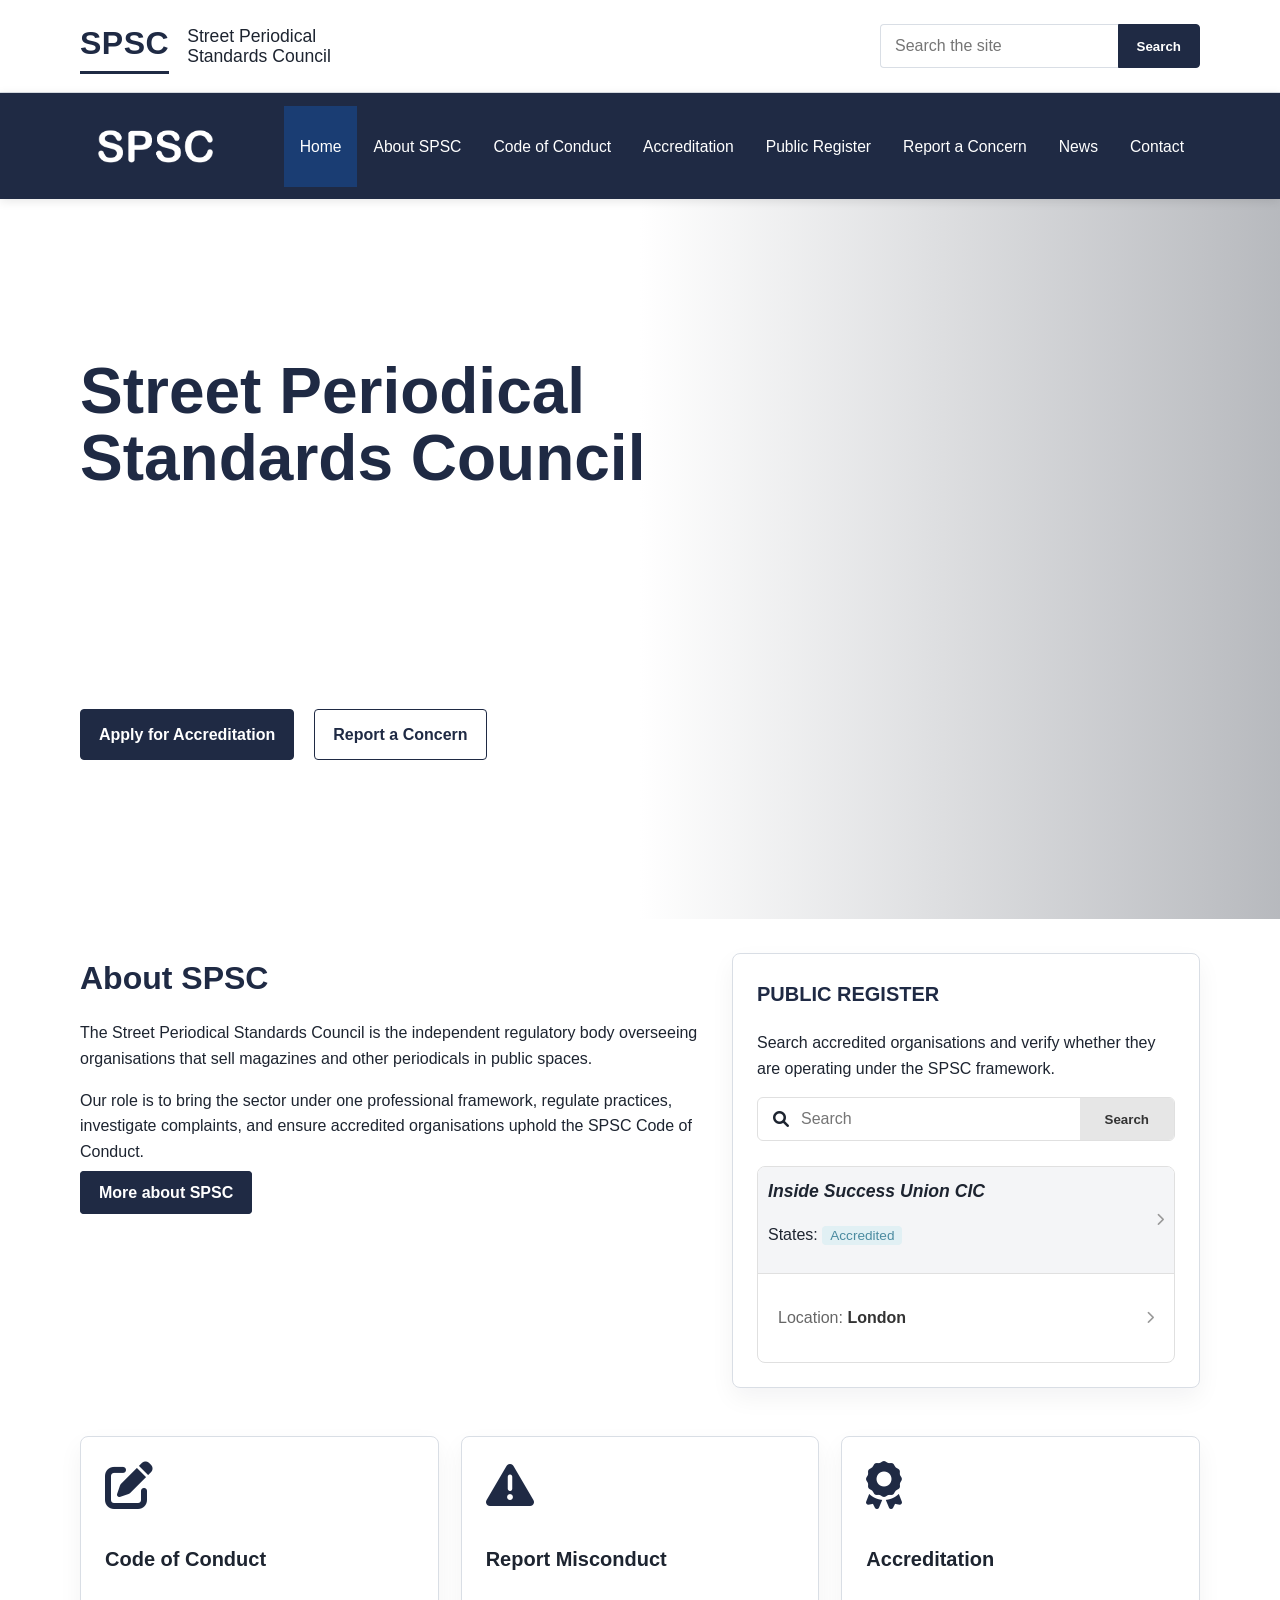
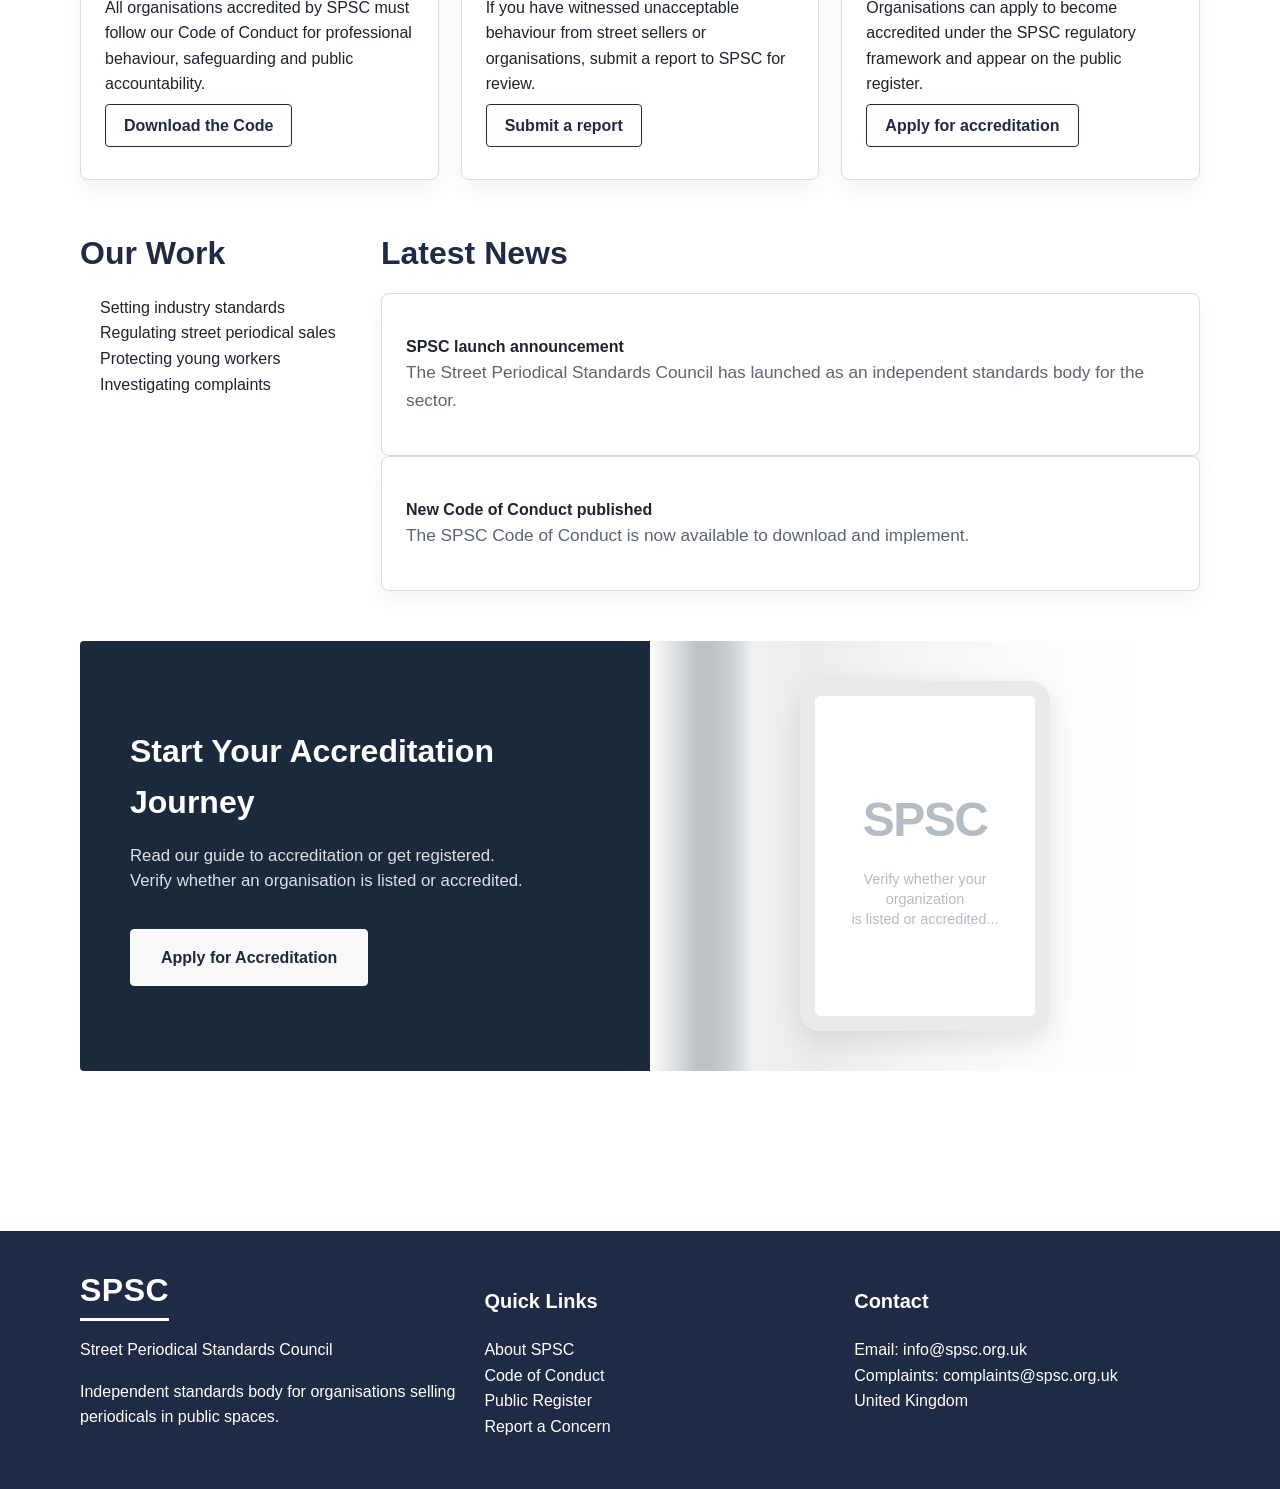
<file: index.html>
<!doctype html>
<html lang="en">
<head>
  <meta charset="utf-8">
  <meta name="viewport" content="width=device-width, initial-scale=1">
  <meta name="description" content="The Street Periodical Standards Council (SPSC) is the independent regulatory body overseeing organisations that sell magazines and other periodicals in public spaces. Our role is to bring the sector under one professional framework, regulate practices, investigate complaints, and ensure accredited organisations uphold the SPSC Code of Conduct.">
  <title>Street Periodical Standards Council (SPSC) | Home</title>
  <link rel="stylesheet" href="styles.css">
  <link rel="stylesheet" href="https://cdnjs.cloudflare.com/ajax/libs/font-awesome/6.0.0/css/all.min.css">
    <link href="https://fonts.googleapis.com/css2?family=Plus+Jakarta+Sans:wght@400;500;600;700&display=swap" rel="stylesheet">
    <link rel="shortcut icon" href="images/SPSC_favicon.png" type="image/x-icon">
</head>
<body>
<header class="topbar">
  <div class="container topbar-inner">
    <div class="brand">
      <div class="brand-mark">SPSC</div>
      <div class="brand-text">Street Periodical<br>Standards Council</div>
    </div>
    <form class="search-form">
      <input type="search" placeholder="Search the site">
      <button type="submit">Search</button>
    </form>
  </div>
</header>

<nav class="nav">
  <div class="container">
    <a href="index.html" class="logo">
      <img src="images/logo-white.png" alt="SPSC Logo">
    </a>

    <ul>
      <li><a href="index.html" class="active">Home</a></li>
      <li><a href="about.html">About SPSC</a></li>
      <li><a href="code-of-conduct.html">Code of Conduct</a></li>
      <li><a href="accreditation.html">Accreditation</a></li>
      <li><a href="public-register.html">Public Register</a></li>
      <li><a href="report-a-concern.html">Report a Concern</a></li>
      <li><a href="news.html">News</a></li>
      <li><a href="contact.html">Contact</a></li>
    </ul>
  </div>
</nav>

<section class="hero home">
  <div class="container">
    <div class="hero-content">
      <h1 class="hero-title">Street Periodical <br> Standards Council</h1>
      <h2 class="hero-subtitle">Regulating the Sale of <br> Periodicals on the Street</h2>
      
      <p class="hero-description">
        Ensuring Professional Standards, Protecting the Public, <br>
        and Supporting Ethical Youth Employment.
      </p>

      <div class="hero-buttons">
        <a href="#" class="btn ghost2">Apply for Accreditation</a>
        <a href="#" class="btn secondary">Report a Concern</a>
      </div>
    </div>
  </div>
</section>
<main>
  <div class="container">
    
<section class="section grid-2">
  <div>
    <h2>About SPSC</h2>
    <p>The Street Periodical Standards Council is the independent regulatory body overseeing organisations that sell magazines and other periodicals in public spaces.</p>
    <p>Our role is to bring the sector under one professional framework, regulate practices, investigate complaints, and ensure accredited organisations uphold the SPSC Code of Conduct.</p>
    <p><a class="btn ghost2" href="about.html">More about SPSC</a></p>
  </div>

  <div class="card">
  <h3 >PUBLIC REGISTER</h3>
  <p >Search accredited organisations and verify whether they are operating under the SPSC framework.</p>
  
  <form class="register-search-wrap">
    <div class="search-input-container">
      <i class="fa fa-search"></i>
      <input type="text" placeholder="Search">
    </div>
    <button type="submit" class="search-button">Search</button>
  </form>

  <div class="organization-result">
    <div class="org-header">
      <div class="org-name-wrap">
        <h4>Inside Success Union CIC</h4>
        <p class="org-status">States: <span class="badge-accredited">Accredited</span></p>
      </div>
      <i class="fa fa-chevron-right"></i>
    </div>
    <div class="org-location">
      <p>Location: <strong>London</strong></p>
      <i class="fa fa-chevron-right"></i>
    </div>
  </div>
</div>

  
</section>
<section class="section grid-3">
  <div class="card2">
    <div class="card-header">
      <i class="fa-solid fa-pen-to-square"></i>
      <h3>Code of Conduct</h3>
    </div>
    
    <p>All organisations accredited by SPSC must follow our Code of Conduct for professional behaviour, safeguarding and public accountability.</p><p><a class="btn secondary" href="code-of-conduct.html">Download the Code</a></p>
  </div>

  <div class="card2">
      <div class="card-header">
        <i class="fa-solid fa-triangle-exclamation"></i>
        <h3>Report Misconduct</h3>
      </div>

      <p>If you have witnessed unacceptable behaviour from street sellers or organisations, submit a report to SPSC for review.</p><p><a class="btn secondary" href="report-a-concern.html">Submit a report</a></p>
    </div>

  <div class="card2">
    <div class="card-header">
      <i class="fa-solid fa-award"></i>
      <h3>Accreditation</h3>
    </div>
    <p>Organisations can apply to become accredited under the SPSC regulatory framework and appear on the public register.</p><p><a class="btn secondary" href="accreditation.html">Apply for accreditation</a></p>
  </div>
</section>

<section class="section grid-4">
  <div>
    <h2>Our Work</h2>
    <ul class="clean">
      <li>Setting industry standards</li>
      <li>Regulating street periodical sales</li>
      <li>Protecting young workers</li>
      <li>Investigating complaints</li>
    </ul>
  </div>
  <div>
    <h2>Latest News</h2>
    <div class="card"><p><strong>SPSC launch announcement</strong><br><span class="lead">The Street Periodical Standards Council has launched as an independent standards body for the sector.</span></p></div>
    <div class="card"><p><strong>New Code of Conduct published</strong><br><span class="lead">The SPSC Code of Conduct is now available to download and implement.</span></p></div>
  </div>
</section>

<div class="container-inner spsc-accreditation-cta">
    <div class="banner-content">
      <h2 class="banner-title">Start Your Accreditation Journey</h2>
      <p class="banner-description">
        Read our guide to accreditation or get registered. <br>
        Verify whether an organisation is listed or accredited.
      </p>
      <a href="accreditation.html" class="btn-accredit">Apply for Accreditation</a>
    </div>

    <div class="banner-mockup">
      <div class="tablet-mockup">
        <div class="mockup-content">
          <h1 class="mockup-logo">SPSC</h1>
          <p class="mockup-text-placeholder">
            Verify whether your organization <br> is listed or accredited...
          </p>
        </div>
      </div>
    </div>
</div>
  </div>
</main>
<footer class="footer">
  <div class="container footer-grid">
    <div>
      <div class="brand-mark" style="color:white;border-color:white;display:inline-block">SPSC</div>
      <p>Street Periodical Standards Council</p>
      <p>Independent standards body for organisations selling periodicals in public spaces.</p>
    </div>
    <div>
      <h3>Quick Links</h3>
      <p><a href="about.html">About SPSC</a><br>
      <a href="code-of-conduct.html">Code of Conduct</a><br>
      <a href="public-register.html">Public Register</a><br>
      <a href="report-a-concern.html">Report a Concern</a></p>
    </div>
    <div>
      <h3>Contact</h3>
      <p>Email: info@spsc.org.uk<br>
      Complaints: complaints@spsc.org.uk<br>
      United Kingdom</p>
    </div>
  </div>
</footer>

<button id="backToTop" class="back-to-top" aria-label="Back to top">
  <svg width="24" height="24" viewBox="0 0 24 24" fill="none" stroke="currentColor" stroke-width="2.5" stroke-linecap="round" stroke-linejoin="round">
    <polyline points="18 15 12 9 6 15"></polyline>
  </svg>
</button>
<script src="script.js"></script>

</body>
</html>
</file>
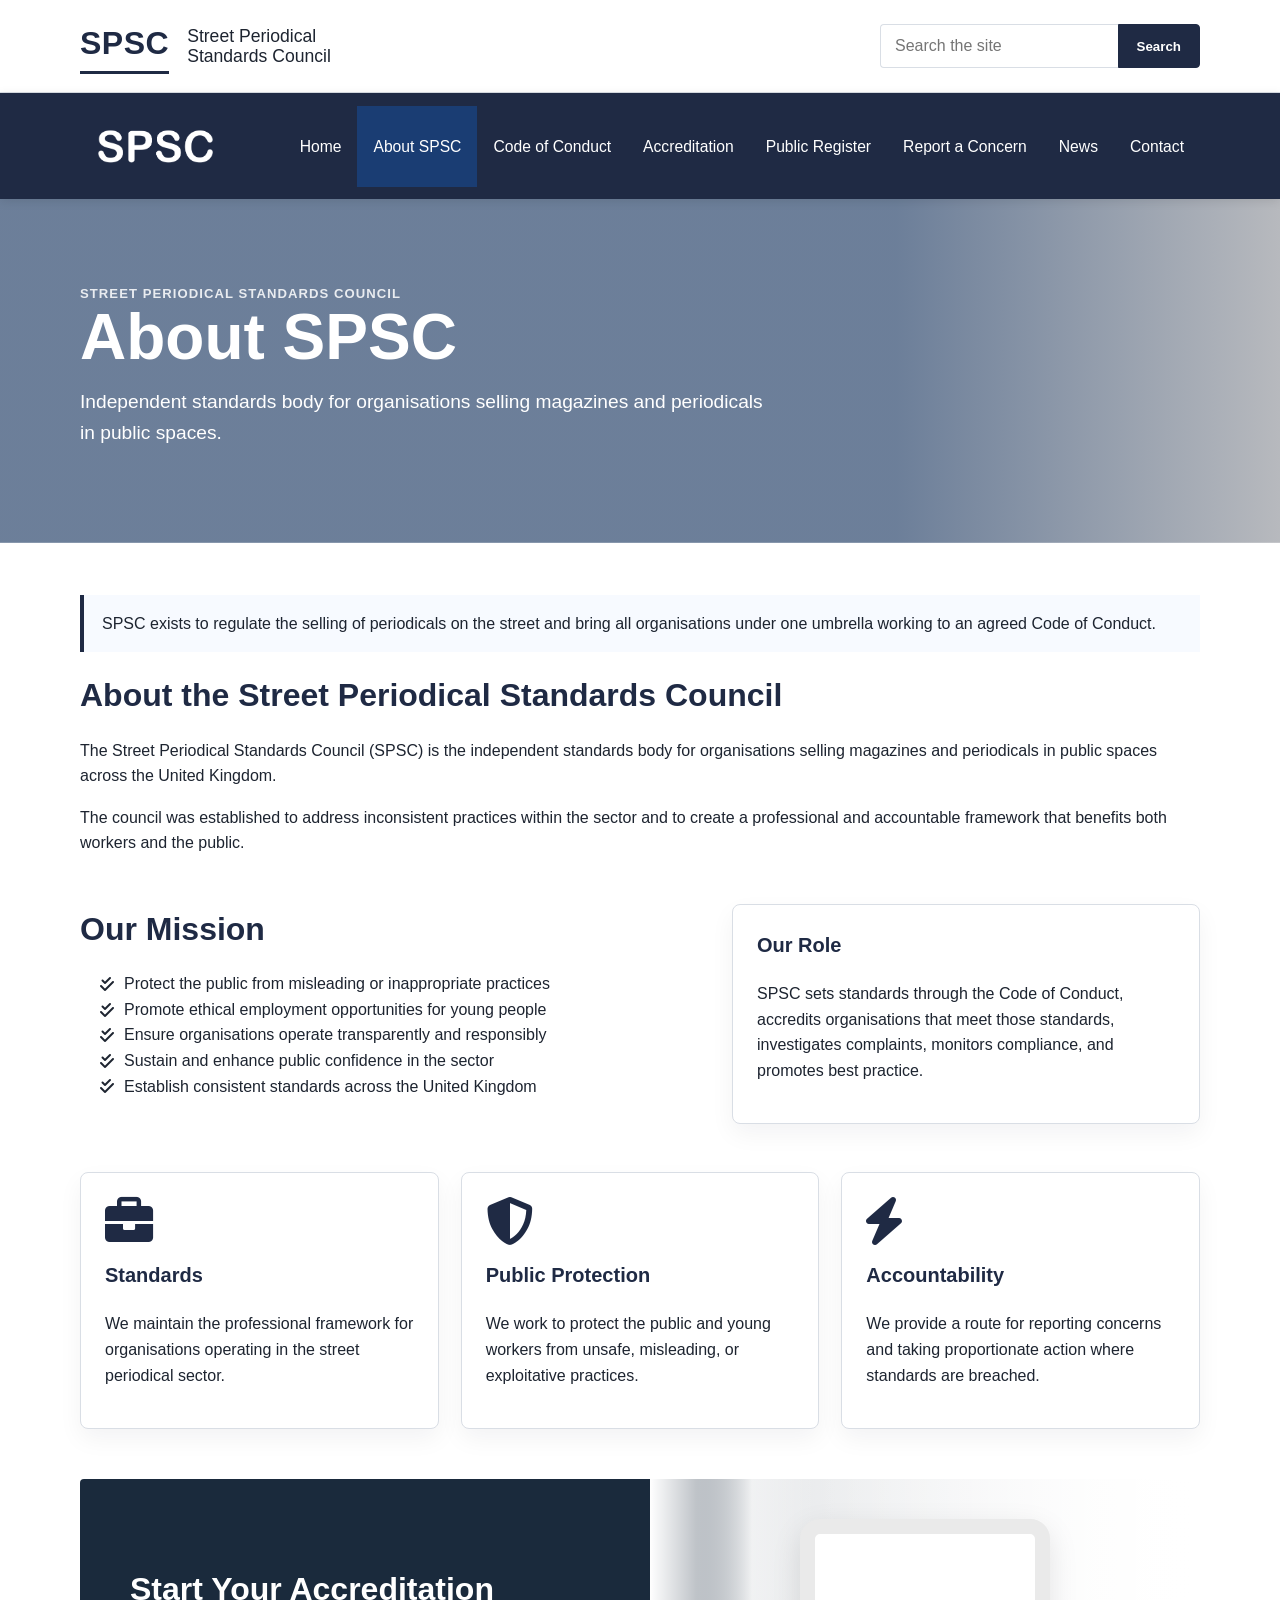
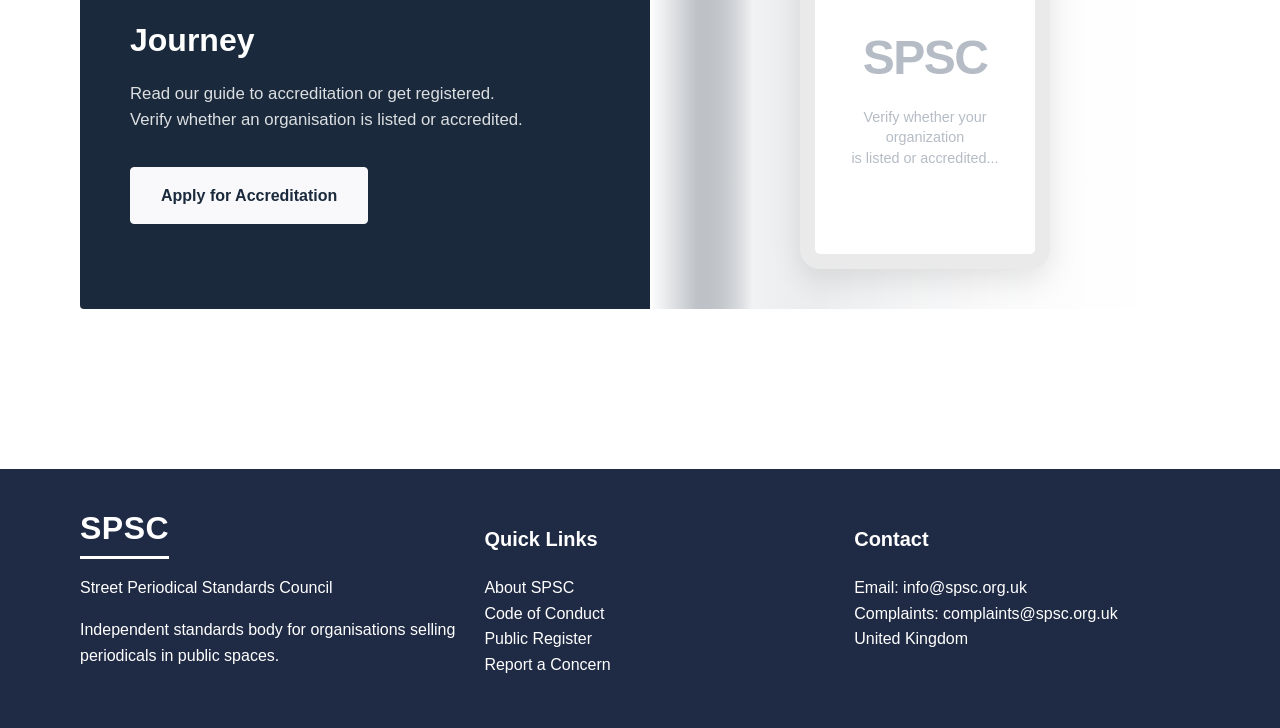
<file: about.html>
<!doctype html>
<html lang="en">
<head>
  <meta charset="utf-8">
  <meta name="viewport" content="width=device-width, initial-scale=1">
  <meta name="description" content="The Street Periodical Standards Council (SPSC) is the independent regulatory body overseeing organisations that sell magazines and other periodicals in public spaces. Our role is to bring the sector under one professional framework, regulate practices, investigate complaints, and ensure accredited organisations uphold the SPSC Code of Conduct.">
  <title>Street Periodical Standards Council (SPSC) | About</title>
  <link rel="stylesheet" href="styles.css">
  <link rel="stylesheet" href="https://cdnjs.cloudflare.com/ajax/libs/font-awesome/6.0.0/css/all.min.css">
    <link href="https://fonts.googleapis.com/css2?family=Plus+Jakarta+Sans:wght@400;500;600;700&display=swap" rel="stylesheet">
    <link rel="shortcut icon" href="images/SPSC_favicon.png" type="image/x-icon">
</head>
<body>
<header class="topbar">
  <div class="container topbar-inner">
    <div class="brand">
      <div class="brand-mark">SPSC</div>
      <div class="brand-text">Street Periodical<br>Standards Council</div>
    </div>
    <form class="search-form">
      <input type="search" placeholder="Search the site">
      <button type="submit">Search</button>
    </form>
  </div>
</header>

<nav class="nav">
  <div class="container">
    <a href="index.html" class="logo">
      <img src="images/logo-white.png" alt="SPSC Logo">
    </a>

    <ul>
      <li><a href="index.html">Home</a></li>
      <li><a href="about.html" class="active">About SPSC</a></li>
      <li><a href="code-of-conduct.html">Code of Conduct</a></li>
      <li><a href="accreditation.html">Accreditation</a></li>
      <li><a href="public-register.html">Public Register</a></li>
      <li><a href="report-a-concern.html">Report a Concern</a></li>
      <li><a href="news.html">News</a></li>
      <li><a href="contact.html">Contact</a></li>
    </ul>
  </div>
</nav>

<section class="hero about">
  <div class="container">
    <div class="kicker">Street Periodical Standards Council</div>
    <h1>About SPSC</h1>
    <p>Independent standards body for organisations selling magazines and periodicals in public spaces.</p>
  </div>
</section>

<main>
  <div class="container">
    
<section class="section">
  <div class="notice">SPSC exists to regulate the selling of periodicals on the street and bring all organisations under one umbrella working to an agreed Code of Conduct.</div>
  <h2>About the Street Periodical Standards Council</h2>
  <p>The Street Periodical Standards Council (SPSC) is the independent standards body for organisations selling magazines and periodicals in public spaces across the United Kingdom.</p>
  <p>The council was established to address inconsistent practices within the sector and to create a professional and accountable framework that benefits both workers and the public.</p>
</section>
<section class="section grid-2">
  <div>
    <h2>Our Mission</h2>
    <ul class="clean">
      <div class="clean-item">
        <i class="fa-solid fa-check-double"></i>
        <li>Protect the public from misleading or inappropriate practices</li>
      </div>
      <div class="clean-item">
        <i class="fa-solid fa-check-double"></i>
        <li>Promote ethical employment opportunities for young people</li>
      </div>
      <div class="clean-item">
        <i class="fa-solid fa-check-double"></i>
        <li>Ensure organisations operate transparently and responsibly</li>
      </div>
      <div class="clean-item">
        <i class="fa-solid fa-check-double"></i>
        <li>Sustain and enhance public confidence in the sector</li>
      </div>
      <div class="clean-item">
        <i class="fa-solid fa-check-double"></i>
        <li>Establish consistent standards across the United Kingdom</li>
      </div>
    </ul>
  </div>
  <div class="card">
    <h3>Our Role</h3>
    <p>SPSC sets standards through the Code of Conduct, accredits organisations that meet those standards, investigates complaints, monitors compliance, and promotes best practice.</p>
  </div>
</section>
<section class="section grid-3">
  <div class="card">
    <div class="card-header">
      <i class="fa-sharp fa-solid fa-briefcase"></i>
      <h3>Standards</h3>
    </div>
    <p>We maintain the professional framework for organisations operating in the street periodical sector.</p>
  </div>

  <div class="card">
    <div class="card-header">
      <i class="fa-solid fa-shield"></i>
      <h3>Public Protection</h3>
    </div>
    <p>We work to protect the public and young workers from unsafe, misleading, or exploitative practices.</p>
  </div>
  
  <div class="card">
    <div class="card-header">
      <i class="fa-solid fa-bolt"></i>
      <h3>Accountability</h3>
    </div>
    <p>We provide a route for reporting concerns and taking proportionate action where standards are breached.</p>
  </div>
</section>

<div class="container-inner spsc-accreditation-cta">
    <div class="banner-content">
      <h2 class="banner-title">Start Your Accreditation Journey</h2>
      <p class="banner-description">
        Read our guide to accreditation or get registered. <br>
        Verify whether an organisation is listed or accredited.
      </p>
      <a href="accreditation.html" class="btn-accredit">Apply for Accreditation</a>
    </div>

    <div class="banner-mockup">
      <div class="tablet-mockup">
        <div class="mockup-content">
          <h1 class="mockup-logo">SPSC</h1>
          <p class="mockup-text-placeholder">
            Verify whether your organization <br> is listed or accredited...
          </p>
        </div>
      </div>
    </div>
</div>
  </div>
</main>
<footer class="footer">
  <div class="container footer-grid">
    <div>
      <div class="brand-mark" style="color:white;border-color:white;display:inline-block">SPSC</div>
      <p>Street Periodical Standards Council</p>
      <p>Independent standards body for organisations selling periodicals in public spaces.</p>
    </div>
    <div>
      <h3>Quick Links</h3>
      <p><a href="about.html">About SPSC</a><br>
      <a href="code-of-conduct.html">Code of Conduct</a><br>
      <a href="public-register.html">Public Register</a><br>
      <a href="report-a-concern.html">Report a Concern</a></p>
    </div>
    <div>
      <h3>Contact</h3>
      <p>Email: info@spsc.org.uk<br>
      Complaints: complaints@spsc.org.uk<br>
      United Kingdom</p>
    </div>
  </div>
</footer>

<button id="backToTop" class="back-to-top" aria-label="Back to top">
  <svg width="24" height="24" viewBox="0 0 24 24" fill="none" stroke="currentColor" stroke-width="2.5" stroke-linecap="round" stroke-linejoin="round">
    <polyline points="18 15 12 9 6 15"></polyline>
  </svg>
</button>
<script src="script.js"></script>
</body>
</html>
</file>
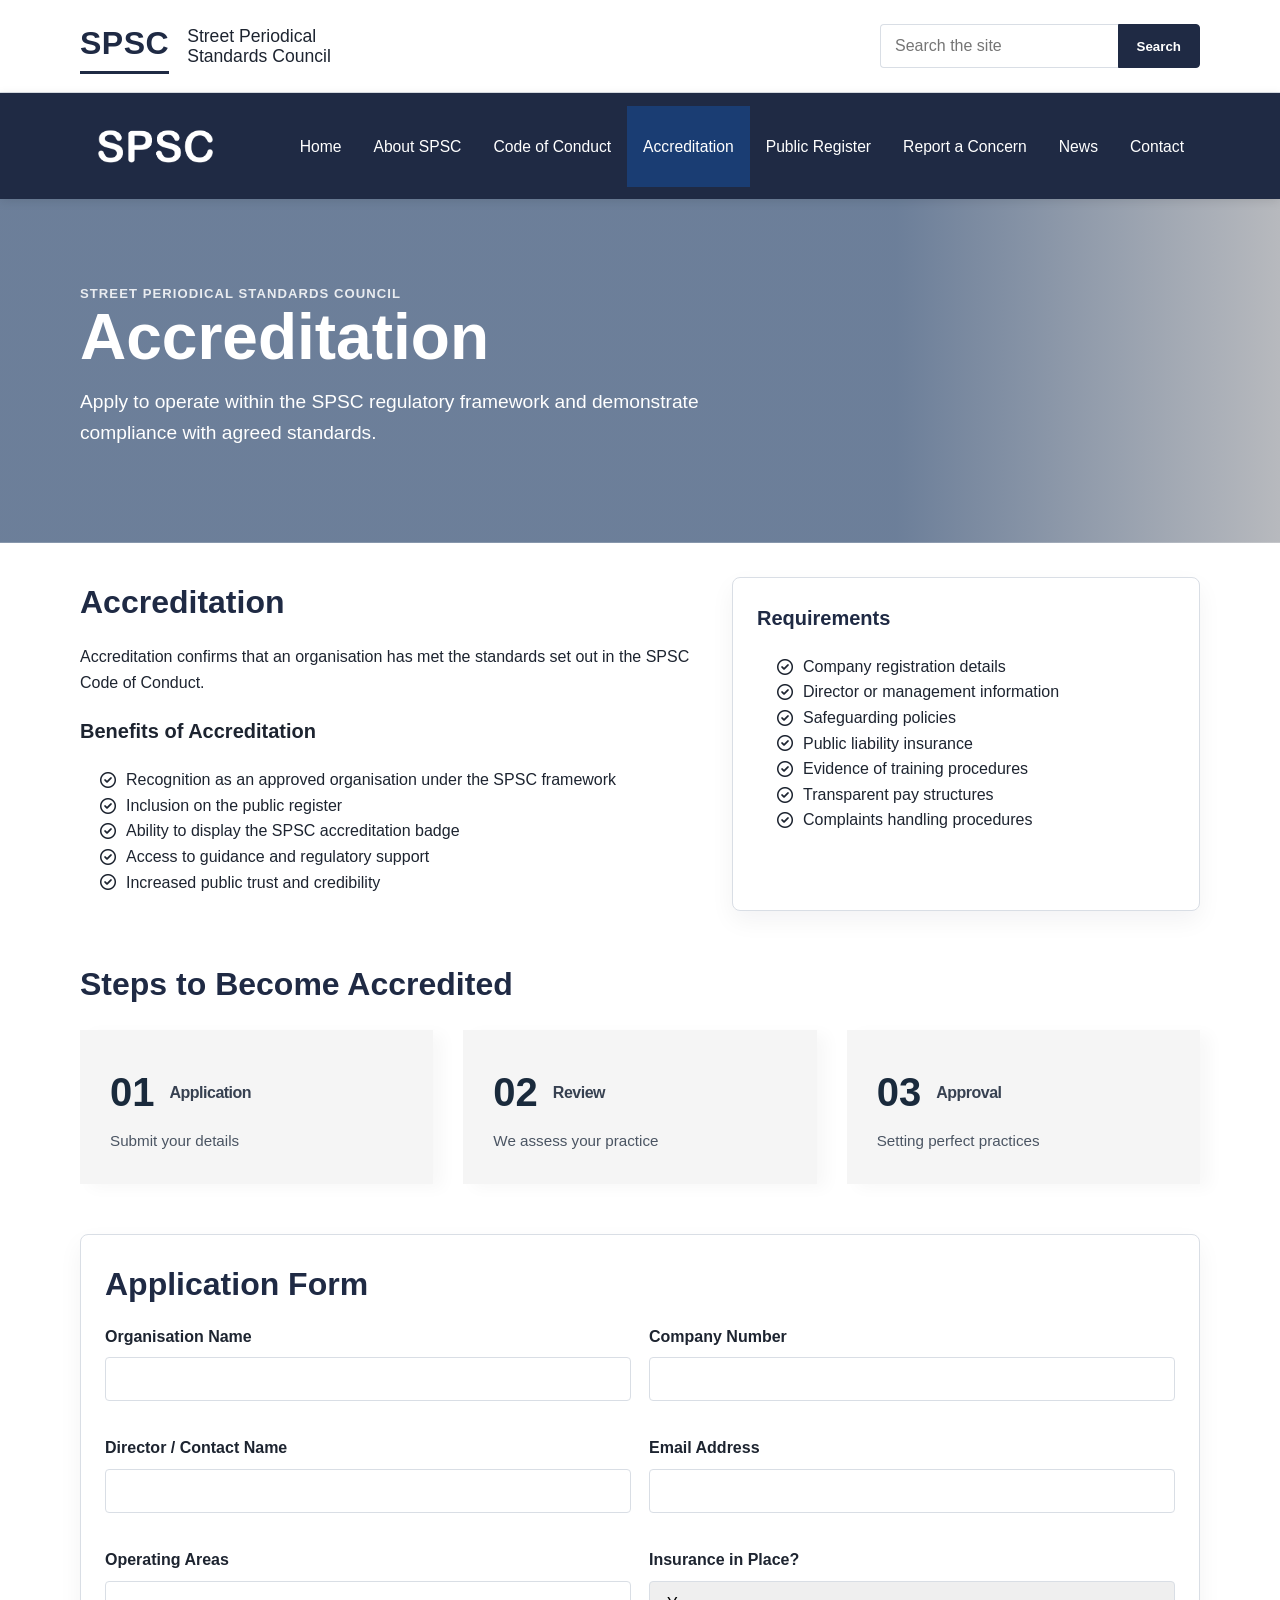
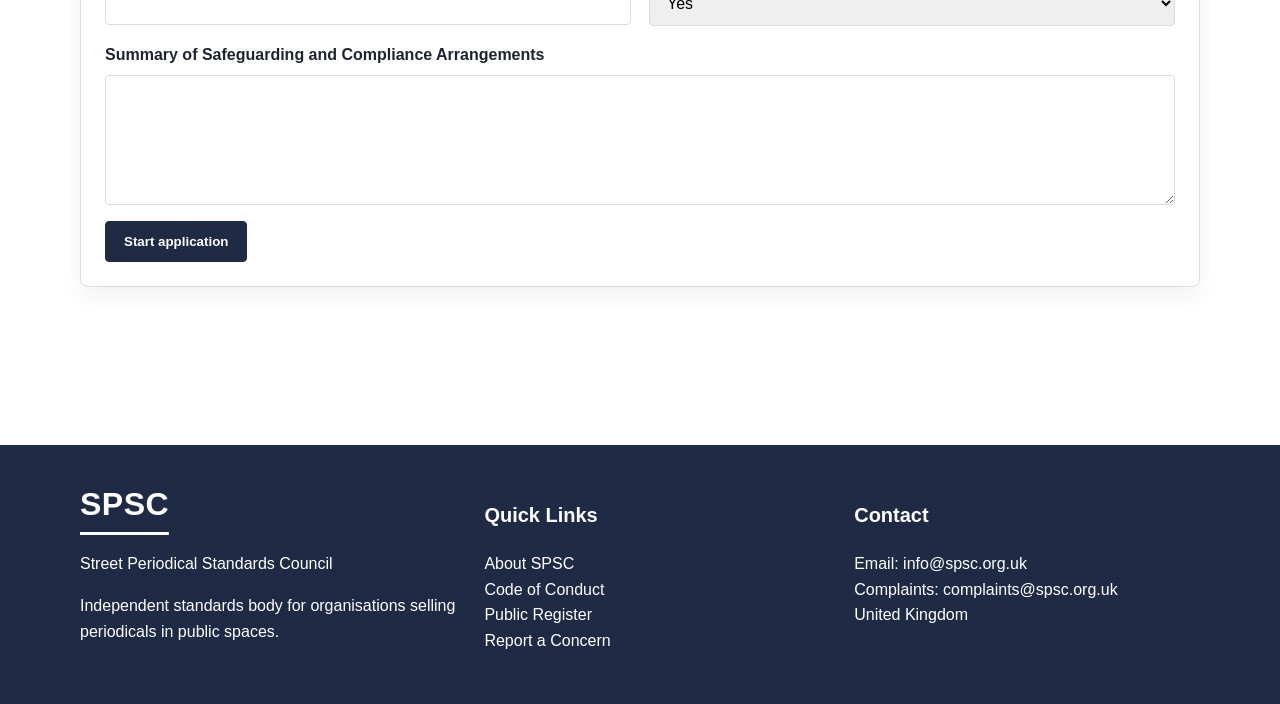
<file: accreditation.html>
<!doctype html>
<html lang="en">
<head>
  <meta charset="utf-8">
  <meta name="viewport" content="width=device-width, initial-scale=1">
  <meta name="description" content="The Street Periodical Standards Council (SPSC) is the independent regulatory body overseeing organisations that sell magazines and other periodicals in public spaces. Our role is to bring the sector under one professional framework, regulate practices, investigate complaints, and ensure accredited organisations uphold the SPSC Code of Conduct.">
  <title>Street Periodical Standards Council (SPSC) | Accreditation</title>
  <link rel="stylesheet" href="styles.css">
  <link rel="stylesheet" href="https://cdnjs.cloudflare.com/ajax/libs/font-awesome/6.0.0/css/all.min.css">
    <link href="https://fonts.googleapis.com/css2?family=Plus+Jakarta+Sans:wght@400;500;600;700&display=swap" rel="stylesheet">
    <link rel="shortcut icon" href="images/SPSC_favicon.png" type="image/x-icon">
</head>
<body>
<header class="topbar">
  <div class="container topbar-inner">
    <div class="brand">
      <div class="brand-mark">SPSC</div>
      <div class="brand-text">Street Periodical<br>Standards Council</div>
    </div>
    <form class="search-form">
      <input type="search" placeholder="Search the site">
      <button type="submit">Search</button>
    </form>
  </div>
</header>

<nav class="nav">
  <div class="container">
    <a href="index.html" class="logo">
      <img src="images/logo-white.png" alt="SPSC Logo">
    </a>

    <ul>
      <li><a href="index.html">Home</a></li>
      <li><a href="about.html">About SPSC</a></li>
      <li><a href="code-of-conduct.html">Code of Conduct</a></li>
      <li><a href="accreditation.html" class="active">Accreditation</a></li>
      <li><a href="public-register.html">Public Register</a></li>
      <li><a href="report-a-concern.html">Report a Concern</a></li>
      <li><a href="news.html">News</a></li>
      <li><a href="contact.html">Contact</a></li>
    </ul>
  </div>
</nav>

<section class="hero accredit">
  <div class="container">
    <div class="kicker">Street Periodical Standards Council</div>
    <h1>Accreditation</h1>
    <p>Apply to operate within the SPSC regulatory framework and demonstrate compliance with agreed standards.</p>
  </div>
</section>

<main>
  <div class="container">
    
<section class="section grid-2">
  <div>
    <h2>Accreditation</h2>
    <p>Accreditation confirms that an organisation has met the standards set out in the SPSC Code of Conduct.</p>
    <h3>Benefits of Accreditation</h3>
    <ul class="clean">
      <div class="clean-item">
          <i class="fa-jelly-fill fa-regular fa-circle-check"></i>
          <li>Recognition as an approved organisation under the SPSC framework</li>
      </div>
      <div class="clean-item">
          <i class="fa-jelly-fill fa-regular fa-circle-check"></i>
          <li>Inclusion on the public register</li>
      </div>
      <div class="clean-item">
          <i class="fa-jelly-fill fa-regular fa-circle-check"></i>
          <li>Ability to display the SPSC accreditation badge</li>
      </div>
      <div class="clean-item">
          <i class="fa-jelly-fill fa-regular fa-circle-check"></i>
          <li>Access to guidance and regulatory support</li>
      </div>
      <div class="clean-item">
          <i class="fa-jelly-fill fa-regular fa-circle-check"></i>
          <li>Increased public trust and credibility</li>
      </div>
    </ul>
  </div>
  <div class="card">
    <h3>Requirements</h3>
    <ul class="clean">
      <div class="clean-item">
          <i class="fa-jelly-fill fa-regular fa-circle-check"></i>
          <li>Company registration details</li>
      </div>
      <div class="clean-item">
          <i class="fa-jelly-fill fa-regular fa-circle-check"></i>
          <li>Director or management information</li>
      </div>
      <div class="clean-item">
          <i class="fa-jelly-fill fa-regular fa-circle-check"></i>
          <li>Safeguarding policies</li>
      </div>
      <div class="clean-item">
          <i class="fa-jelly-fill fa-regular fa-circle-check"></i>
          <li>Public liability insurance</li>
      </div>
      <div class="clean-item">
          <i class="fa-jelly-fill fa-regular fa-circle-check"></i>
          <li>Evidence of training procedures</li>
      </div>
      <div class="clean-item">
          <i class="fa-jelly-fill fa-regular fa-circle-check"></i>
          <li>Transparent pay structures</li>
      </div>
      <div class="clean-item">
          <i class="fa-jelly-fill fa-regular fa-circle-check"></i>
          <li>Complaints handling procedures</li>
      </div>
    </ul>
  </div>
</section>

<section class="section">
 <h2>Steps to Become Accredited</h2>
  <div class="spsc-process-container">
  <div class="process-step">
    <div class="step-content">
      <h3 class="step-number">01 <span class="step-title">Application</span></h3>
      <p class="step-description">Submit your details</p>
    </div>
    <div class="chevron-shape"></div>
  </div>

  <div class="process-step">
    <div class="step-content">
      <h3 class="step-number">02 <span class="step-title">Review</span></h3>
      <p class="step-description">We assess your practice</p>
    </div>
    <div class="chevron-shape"></div>
  </div>

  <div class="process-step no-chevron">
    <div class="step-content">
      <h3 class="step-number">03 <span class="step-title">Approval</span></h3>
      <p class="step-description">Setting perfect practices</p>
    </div>
  </div>

  </div>
</section>


<section class="section card">
  <h2>Application Form</h2>
  <form>
    <div class="form-grid">
      <div class="form-group"><label>Organisation Name</label><input type="text"></div>
      <div class="form-group"><label>Company Number</label><input type="text"></div>
      <div class="form-group"><label>Director / Contact Name</label><input type="text"></div>
      <div class="form-group"><label>Email Address</label><input type="email"></div>
      <div class="form-group"><label>Operating Areas</label><input type="text"></div>
      <div class="form-group"><label>Insurance in Place?</label><select><option>Yes</option><option>No</option></select></div>
    </div>
    <div class="form-group"><label>Summary of Safeguarding and Compliance Arrangements</label><textarea></textarea></div>
    <button class="btn" type="submit">Start application</button>
  </form>
</section>



</div>
</main>
<footer class="footer">
  <div class="container footer-grid">
    <div>
      <div class="brand-mark" style="color:white;border-color:white;display:inline-block">SPSC</div>
      <p>Street Periodical Standards Council</p>
      <p>Independent standards body for organisations selling periodicals in public spaces.</p>
    </div>
    <div>
      <h3>Quick Links</h3>
      <p><a href="about.html">About SPSC</a><br>
      <a href="code-of-conduct.html">Code of Conduct</a><br>
      <a href="public-register.html">Public Register</a><br>
      <a href="report-a-concern.html">Report a Concern</a></p>
    </div>
    <div>
      <h3>Contact</h3>
      <p>Email: info@spsc.org.uk<br>
      Complaints: complaints@spsc.org.uk<br>
      United Kingdom</p>
    </div>
  </div>
</footer>

<button id="backToTop" class="back-to-top" aria-label="Back to top">
  <svg width="24" height="24" viewBox="0 0 24 24" fill="none" stroke="currentColor" stroke-width="2.5" stroke-linecap="round" stroke-linejoin="round">
    <polyline points="18 15 12 9 6 15"></polyline>
  </svg>
</button>
<script src="script.js"></script>
</body>
</html>
</file>
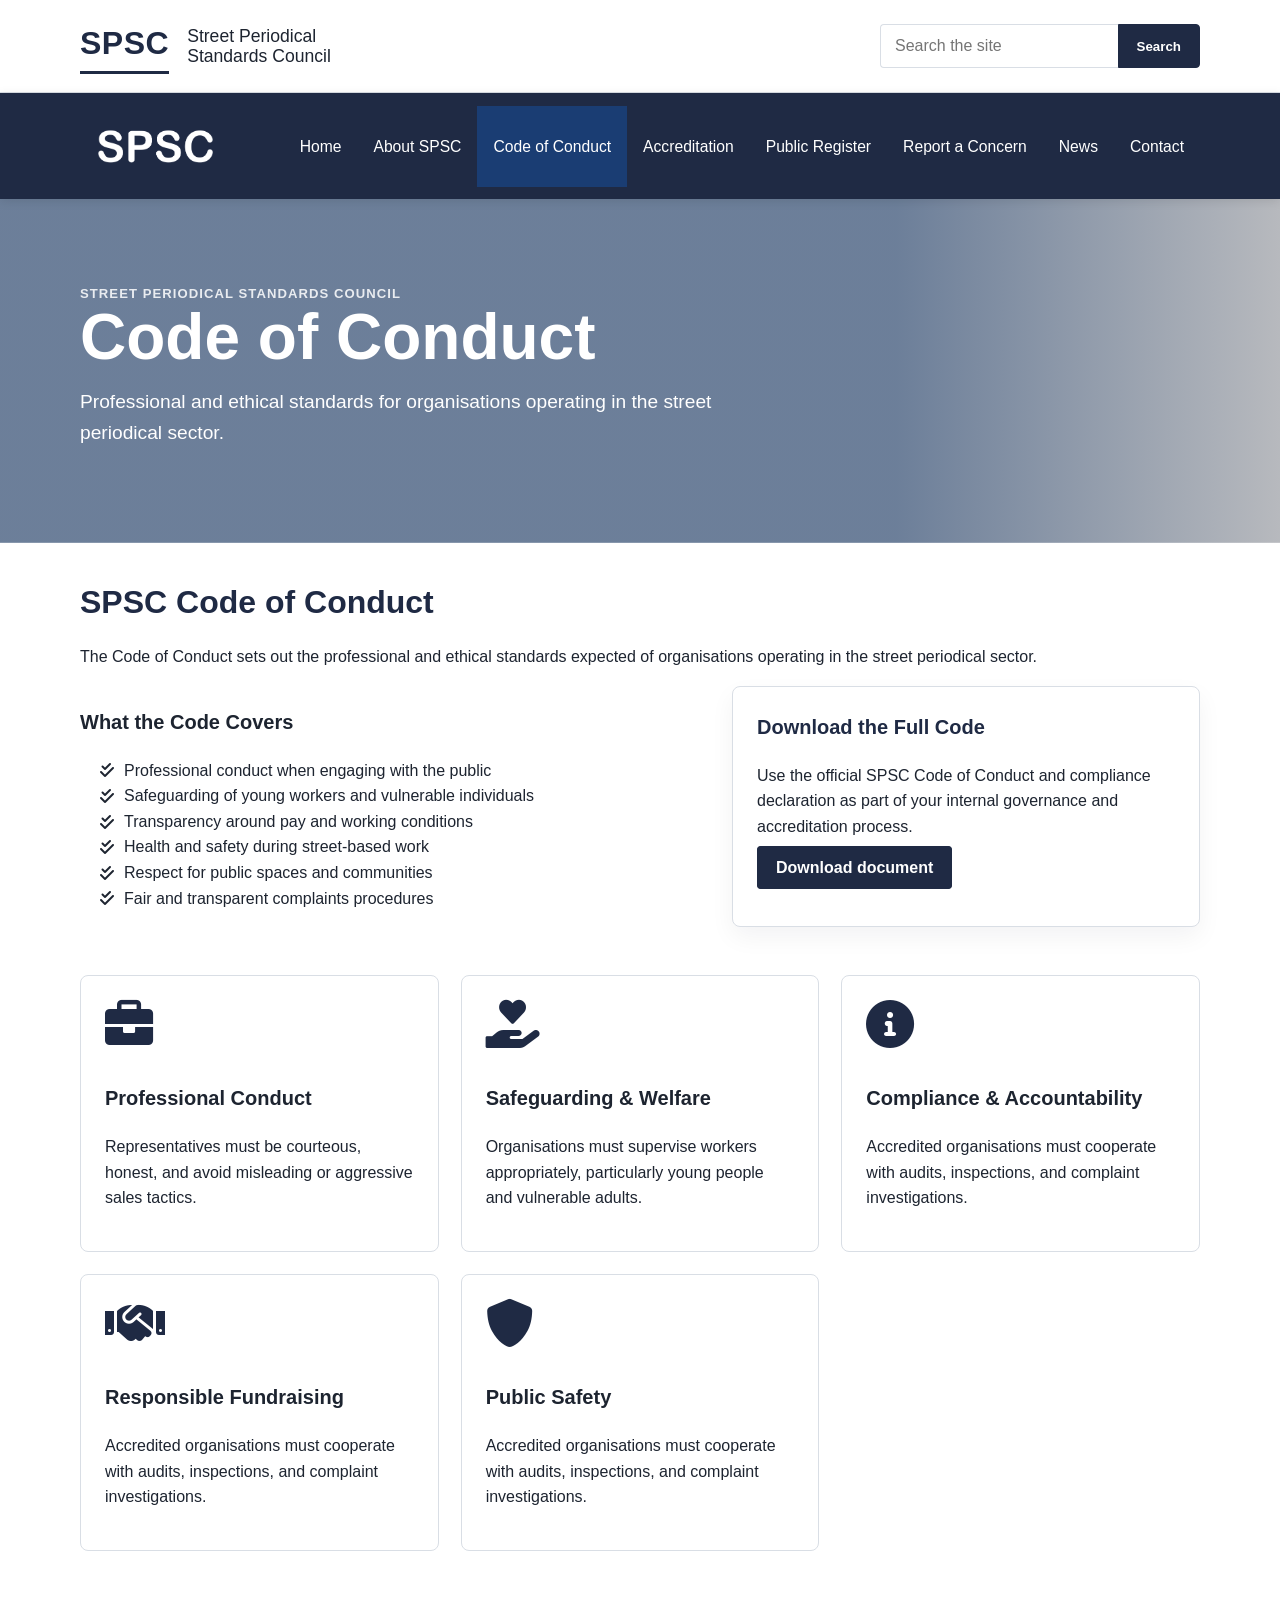
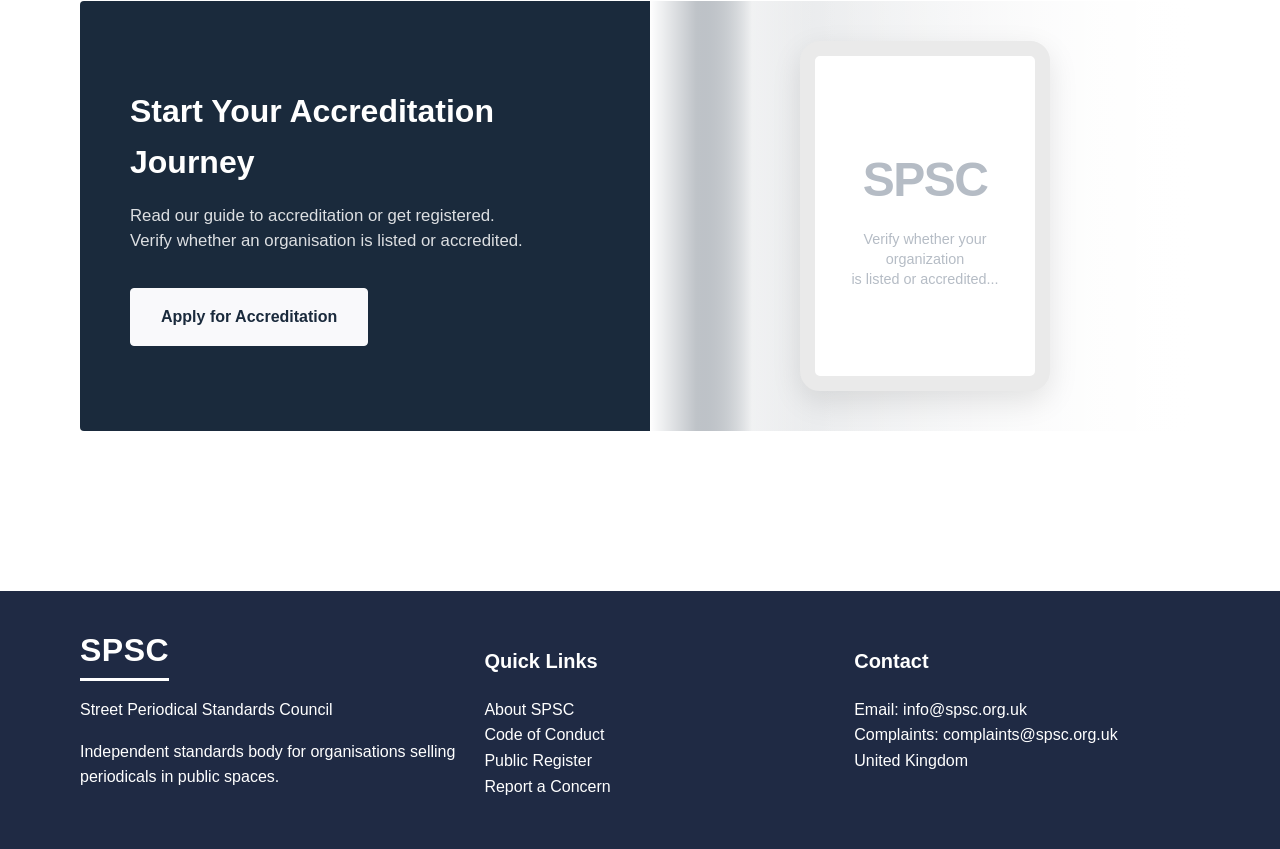
<file: code-of-conduct.html>
<!doctype html>
<html lang="en">
<head>
  <meta charset="utf-8">
  <meta name="viewport" content="width=device-width, initial-scale=1">
  <meta name="description" content="The Street Periodical Standards Council (SPSC) is the independent regulatory body overseeing organisations that sell magazines and other periodicals in public spaces. Our role is to bring the sector under one professional framework, regulate practices, investigate complaints, and ensure accredited organisations uphold the SPSC Code of Conduct.">
  <title>Street Periodical Standards Council (SPSC) | Code of Conduct</title>
  <link rel="stylesheet" href="styles.css">
  <link rel="stylesheet" href="https://cdnjs.cloudflare.com/ajax/libs/font-awesome/6.0.0/css/all.min.css">
    <link href="https://fonts.googleapis.com/css2?family=Plus+Jakarta+Sans:wght@400;500;600;700&display=swap" rel="stylesheet">
    <link rel="shortcut icon" href="images/SPSC_favicon.png" type="image/x-icon">
</head>
<body>
<header class="topbar">
  <div class="container topbar-inner">
    <div class="brand">
      <div class="brand-mark">SPSC</div>
      <div class="brand-text">Street Periodical<br>Standards Council</div>
    </div>
    <form class="search-form">
      <input type="search" placeholder="Search the site">
      <button type="submit">Search</button>
    </form>
  </div>
</header>

<nav class="nav">
  <div class="container">
    <a href="index.html" class="logo">
      <img src="images/logo-white.png" alt="SPSC Logo">
    </a>

    <ul>
      <li><a href="index.html">Home</a></li>
      <li><a href="about.html">About SPSC</a></li>
      <li><a href="code-of-conduct.html" class="active">Code of Conduct</a></li>
      <li><a href="accreditation.html">Accreditation</a></li>
      <li><a href="public-register.html">Public Register</a></li>
      <li><a href="report-a-concern.html">Report a Concern</a></li>
      <li><a href="news.html">News</a></li>
      <li><a href="contact.html">Contact</a></li>
    </ul>
  </div>
</nav>

<section class="hero conduct">
  <div class="container">
    <div class="kicker">Street Periodical Standards Council</div>
    <h1>Code of Conduct</h1>
    <p>Professional and ethical standards for organisations operating in the street periodical sector.</p>
  </div>
</section>

<main>
  <div class="container">
    
<section class="section">
  <h2>SPSC Code of Conduct</h2>
  <p>The Code of Conduct sets out the professional and ethical standards expected of organisations operating in the street periodical sector.</p>
  <div class="grid-2">
    <div>
      <h3>What the Code Covers</h3>
      <ul class="clean">
        <div class="clean-item">
          <i class="fa-solid fa-check-double"></i>
          <li>Professional conduct when engaging with the public</li>
        </div>
        <div class="clean-item">
          <i class="fa-solid fa-check-double"></i>
          <li>Safeguarding of young workers and vulnerable individuals</li>
        </div>
        <div class="clean-item">
          <i class="fa-solid fa-check-double"></i>
          <li>Transparency around pay and working conditions</li>
        </div>
        <div class="clean-item">
          <i class="fa-solid fa-check-double"></i>
          <li>Health and safety during street-based work</li>
        </div>
        <div class="clean-item">
          <i class="fa-solid fa-check-double"></i>
          <li>Respect for public spaces and communities</li>
        </div>
        <div class="clean-item">
          <i class="fa-solid fa-check-double"></i>
          <li>Fair and transparent complaints procedures</li>
        </div>
      </ul>
    </div>
    <div class="card">
      <h3>Download the Full Code</h3>
      <p>Use the official SPSC Code of Conduct and compliance declaration as part of your internal governance and accreditation process.</p>
      <p><a class="btn" href="../SPSC_Code_of_Conduct_and_Compliance_Form.docx">Download document</a></p>
    </div>
  </div>
</section>

<section class="section grid-3">
  <div class="card3">
    <div class="card-header">
      <i class="fa-sharp fa-solid fa-briefcase"></i>
      <h3>Professional Conduct</h3>
    </div>
    <p>Representatives must be courteous, honest, and avoid misleading or aggressive sales tactics.</p>
  </div>

  <div class="card3">
    <div class="card-header">
      <i class="fa-solid fa-hand-holding-heart"></i>
      <h3>Safeguarding & Welfare</h3>
    </div>
    <p>Organisations must supervise workers appropriately, particularly young people and vulnerable adults.</p>
  </div>

  <div class="card3">
    <div class="card-header">
      <i class="fa-solid fa-circle-info"></i>
      <h3>Compliance & Accountability</h3>
    </div>
    <p>Accredited organisations must cooperate with audits, inspections, and complaint investigations.</p>
  </div>

  <div class="card3">
    <div class="card-header">
      <i class="fa-solid fa-handshake"></i>
      <h3>Responsible Fundraising</h3>
    </div>
    <p>Accredited organisations must cooperate with audits, inspections, and complaint investigations.</p>
  </div>

  <div class="card3">
    <div class="card-header">
      <i class="fa-solid fa-shield-alt"></i>
      <h3>Public Safety</h3>
    </div>
    <p>Accredited organisations must cooperate with audits, inspections, and complaint investigations.</p>
  </div>
</section>

<div class="container-inner spsc-accreditation-cta">
    <div class="banner-content">
      <h2 class="banner-title">Start Your Accreditation Journey</h2>
      <p class="banner-description">
        Read our guide to accreditation or get registered. <br>
        Verify whether an organisation is listed or accredited.
      </p>
      <a href="accreditation.html" class="btn-accredit">Apply for Accreditation</a>
    </div>

    <div class="banner-mockup">
      <div class="tablet-mockup">
        <div class="mockup-content">
          <h1 class="mockup-logo">SPSC</h1>
          <p class="mockup-text-placeholder">
            Verify whether your organization <br> is listed or accredited...
          </p>
        </div>
      </div>
    </div>
</div>
  </div>
</main>
<footer class="footer">
  <div class="container footer-grid">
    <div>
      <div class="brand-mark" style="color:white;border-color:white;display:inline-block">SPSC</div>
      <p>Street Periodical Standards Council</p>
      <p>Independent standards body for organisations selling periodicals in public spaces.</p>
    </div>
    <div>
      <h3>Quick Links</h3>
      <p><a href="about.html">About SPSC</a><br>
      <a href="code-of-conduct.html">Code of Conduct</a><br>
      <a href="public-register.html">Public Register</a><br>
      <a href="report-a-concern.html">Report a Concern</a></p>
    </div>
    <div>
      <h3>Contact</h3>
      <p>Email: info@spsc.org.uk<br>
      Complaints: complaints@spsc.org.uk<br>
      United Kingdom</p>
    </div>
  </div>
</footer>

<button id="backToTop" class="back-to-top" aria-label="Back to top">
  <svg width="24" height="24" viewBox="0 0 24 24" fill="none" stroke="currentColor" stroke-width="2.5" stroke-linecap="round" stroke-linejoin="round">
    <polyline points="18 15 12 9 6 15"></polyline>
  </svg>
</button>
<script src="script.js"></script>
</body>
</html>
</file>
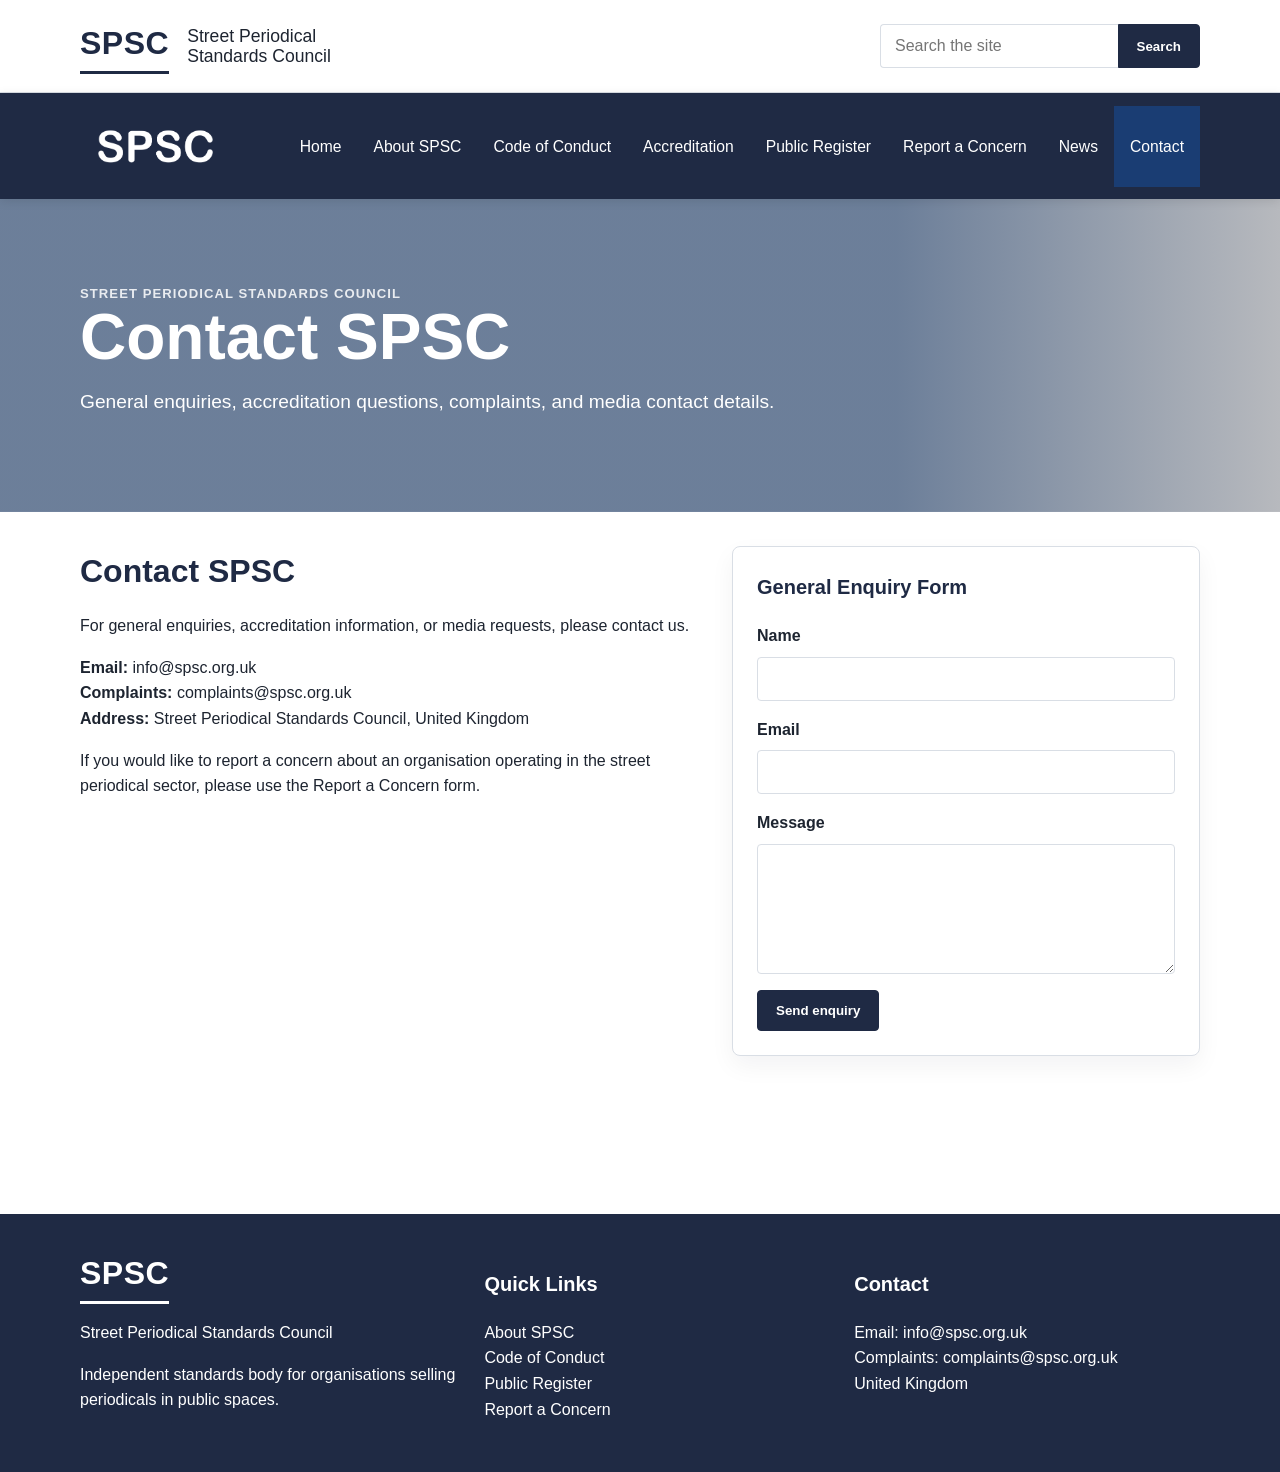
<file: contact.html>
<!doctype html>
<html lang="en">
<head>
  <meta charset="utf-8">
  <meta name="viewport" content="width=device-width, initial-scale=1">
  <meta name="description" content="The Street Periodical Standards Council (SPSC) is the independent regulatory body overseeing organisations that sell magazines and other periodicals in public spaces. Our role is to bring the sector under one professional framework, regulate practices, investigate complaints, and ensure accredited organisations uphold the SPSC Code of Conduct.">
  <title>Street Periodical Standards Council (SPSC) | Contact</title>
  <link rel="stylesheet" href="styles.css">
  <link rel="stylesheet" href="https://cdnjs.cloudflare.com/ajax/libs/font-awesome/6.0.0/css/all.min.css">
    <link href="https://fonts.googleapis.com/css2?family=Plus+Jakarta+Sans:wght@400;500;600;700&display=swap" rel="stylesheet">
    <link rel="shortcut icon" href="images/SPSC_favicon.png" type="image/x-icon">
</head>
<body>
<header class="topbar">
  <div class="container topbar-inner">
    <div class="brand">
      <div class="brand-mark">SPSC</div>
      <div class="brand-text">Street Periodical<br>Standards Council</div>
    </div>
    <form class="search-form">
      <input type="search" placeholder="Search the site">
      <button type="submit">Search</button>
    </form>
  </div>
</header>

<nav class="nav">
  <div class="container">
    <a href="index.html" class="logo">
      <img src="images/logo-white.png" alt="SPSC Logo">
    </a>

    <ul>
      <li><a href="index.html">Home</a></li>
      <li><a href="about.html">About SPSC</a></li>
      <li><a href="code-of-conduct.html">Code of Conduct</a></li>
      <li><a href="accreditation.html">Accreditation</a></li>
      <li><a href="public-register.html">Public Register</a></li>
      <li><a href="report-a-concern.html">Report a Concern</a></li>
      <li><a href="news.html">News</a></li>
      <li><a href="contact.html" class="active">Contact</a></li>
    </ul>
  </div>
</nav>

<section class="hero contact">
  <div class="container">
    <div class="kicker">Street Periodical Standards Council</div>
    <h1>Contact SPSC</h1>
    <p>General enquiries, accreditation questions, complaints, and media contact details.</p>
  </div>
</section>
<main>
  <div class="container">
    
<section class="section grid-2">
  <div>
    <h2>Contact SPSC</h2>
    <p>For general enquiries, accreditation information, or media requests, please contact us.</p>
    <p><strong>Email:</strong> info@spsc.org.uk<br>
    <strong>Complaints:</strong> complaints@spsc.org.uk<br>
    <strong>Address:</strong> Street Periodical Standards Council, United Kingdom</p>
    <p>If you would like to report a concern about an organisation operating in the street periodical sector, please use the Report a Concern form.</p>
  </div>
  <div class="card">
    <h3>General Enquiry Form</h3>
    <form>
      <div class="form-group"><label>Name</label><input type="text"></div>
      <div class="form-group"><label>Email</label><input type="email"></div>
      <div class="form-group"><label>Message</label><textarea></textarea></div>
      <button class="btn" type="submit">Send enquiry</button>
    </form>
  </div>
</section>
  </div>
</main>
<footer class="footer">
  <div class="container footer-grid">
    <div>
      <div class="brand-mark" style="color:white;border-color:white;display:inline-block">SPSC</div>
      <p>Street Periodical Standards Council</p>
      <p>Independent standards body for organisations selling periodicals in public spaces.</p>
    </div>
    <div>
      <h3>Quick Links</h3>
      <p><a href="about.html">About SPSC</a><br>
      <a href="code-of-conduct.html">Code of Conduct</a><br>
      <a href="public-register.html">Public Register</a><br>
      <a href="report-a-concern.html">Report a Concern</a></p>
    </div>
    <div>
      <h3>Contact</h3>
      <p>Email: info@spsc.org.uk<br>
      Complaints: complaints@spsc.org.uk<br>
      United Kingdom</p>
    </div>
  </div>
</footer>

<button id="backToTop" class="back-to-top" aria-label="Back to top">
  <svg width="24" height="24" viewBox="0 0 24 24" fill="none" stroke="currentColor" stroke-width="2.5" stroke-linecap="round" stroke-linejoin="round">
    <polyline points="18 15 12 9 6 15"></polyline>
  </svg>
</button>
<script src="script.js"></script>
</body>
</html>
</file>
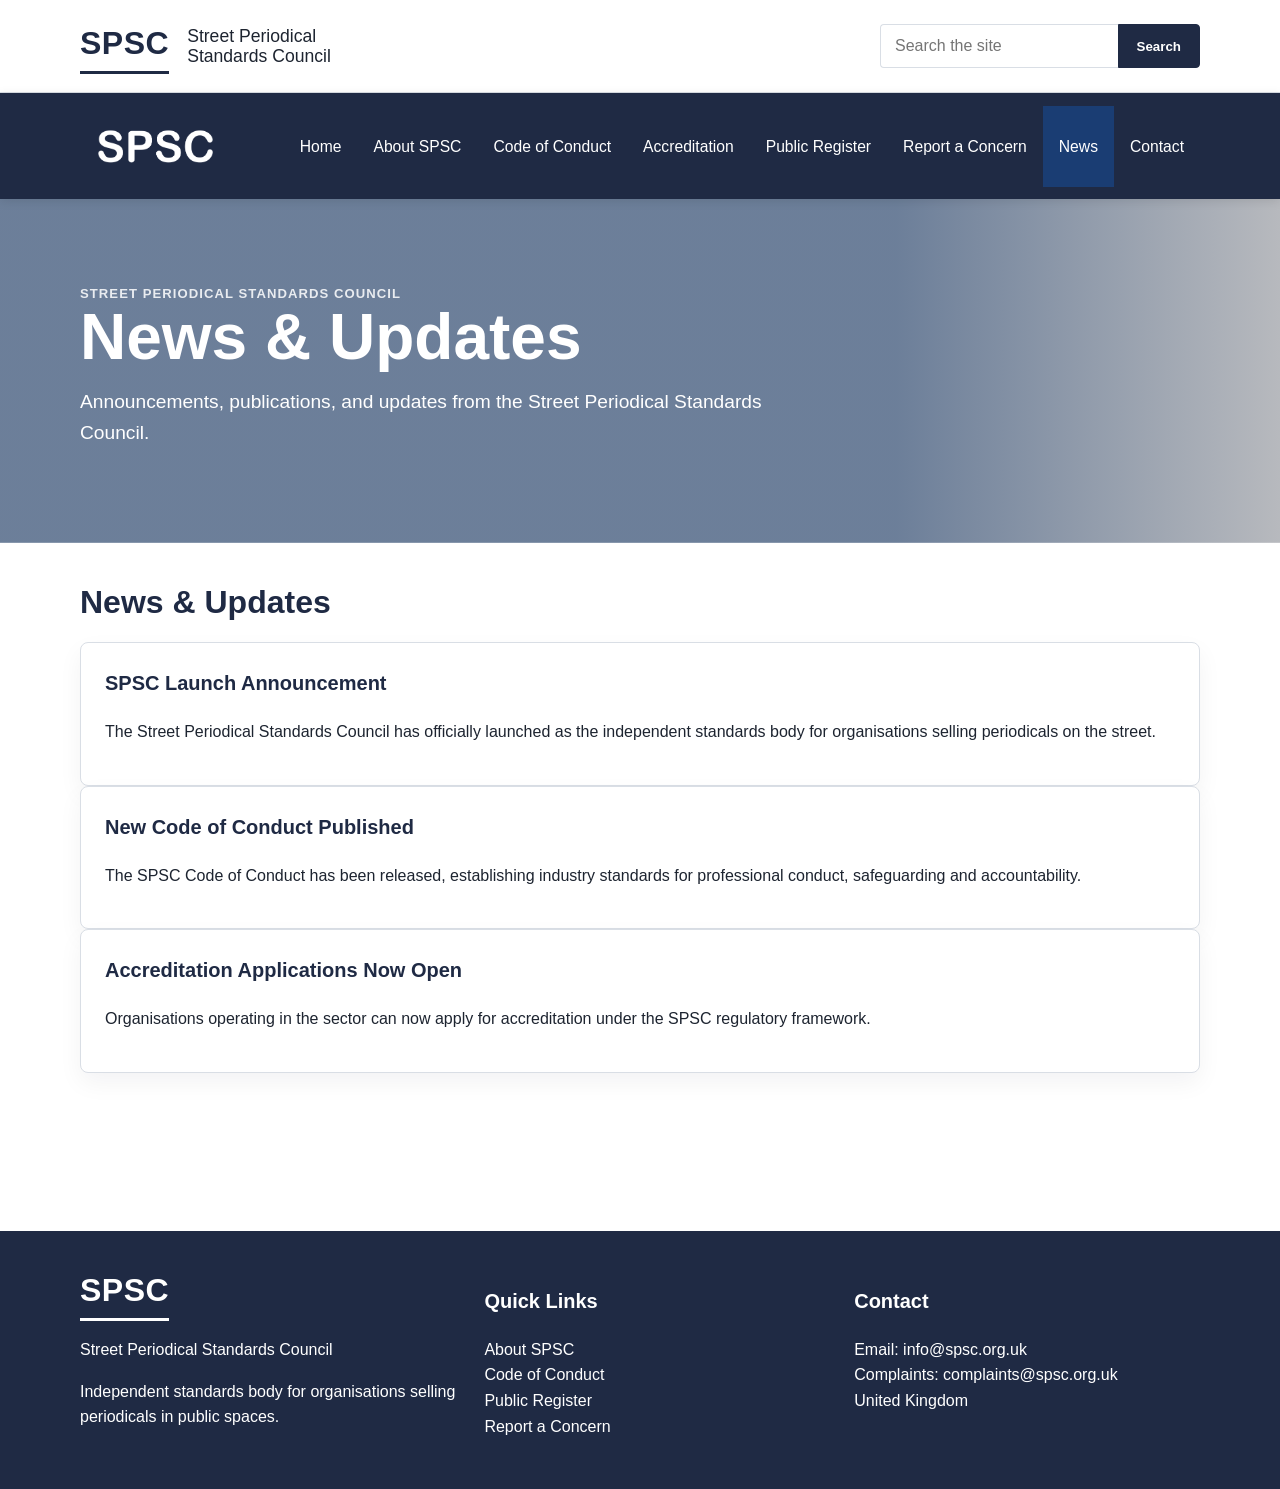
<file: news.html>
<!doctype html>
<html lang="en">
<head>
  <meta charset="utf-8">
  <meta name="viewport" content="width=device-width, initial-scale=1">
  <meta name="description" content="The Street Periodical Standards Council (SPSC) is the independent regulatory body overseeing organisations that sell magazines and other periodicals in public spaces. Our role is to bring the sector under one professional framework, regulate practices, investigate complaints, and ensure accredited organisations uphold the SPSC Code of Conduct.">
  <title>Street Periodical Standards Council (SPSC) | News</title>
  <link rel="stylesheet" href="styles.css">
  <link rel="stylesheet" href="https://cdnjs.cloudflare.com/ajax/libs/font-awesome/6.0.0/css/all.min.css">
    <link href="https://fonts.googleapis.com/css2?family=Plus+Jakarta+Sans:wght@400;500;600;700&display=swap" rel="stylesheet">
    <link rel="shortcut icon" href="images/SPSC_favicon.png" type="image/x-icon">
</head>
<body>
<header class="topbar">
  <div class="container topbar-inner">
    <div class="brand">
      <div class="brand-mark">SPSC</div>
      <div class="brand-text">Street Periodical<br>Standards Council</div>
    </div>
    <form class="search-form">
      <input type="search" placeholder="Search the site">
      <button type="submit">Search</button>
    </form>
  </div>
</header>
<nav class="nav">
  <div class="container">
    <a href="index.html" class="logo">
      <img src="images/logo-white.png" alt="SPSC Logo">
    </a>

    <ul>
      <li><a href="index.html">Home</a></li>
      <li><a href="about.html">About SPSC</a></li>
      <li><a href="code-of-conduct.html">Code of Conduct</a></li>
      <li><a href="accreditation.html">Accreditation</a></li>
      <li><a href="public-register.html">Public Register</a></li>
      <li><a href="report-a-concern.html">Report a Concern</a></li>
      <li><a href="news.html" class="active">News</a></li>
      <li><a href="contact.html">Contact</a></li>
    </ul>
  </div>
</nav>
<section class="hero news">
  <div class="container">
    <div class="kicker">Street Periodical Standards Council</div>
    <h1>News & Updates</h1>
    <p>Announcements, publications, and updates from the Street Periodical Standards Council.</p>
  </div>
</section>
<main>
  <div class="container">
    
<section class="section">
  <h2>News & Updates</h2>
  <div class="card"><h3>SPSC Launch Announcement</h3><p>The Street Periodical Standards Council has officially launched as the independent standards body for organisations selling periodicals on the street.</p></div>
  <div class="card"><h3>New Code of Conduct Published</h3><p>The SPSC Code of Conduct has been released, establishing industry standards for professional conduct, safeguarding and accountability.</p></div>
  <div class="card"><h3>Accreditation Applications Now Open</h3><p>Organisations operating in the sector can now apply for accreditation under the SPSC regulatory framework.</p></div>
</section>
  </div>
</main>
<footer class="footer">
  <div class="container footer-grid">
    <div>
      <div class="brand-mark" style="color:white;border-color:white;display:inline-block">SPSC</div>
      <p>Street Periodical Standards Council</p>
      <p>Independent standards body for organisations selling periodicals in public spaces.</p>
    </div>
    <div>
      <h3>Quick Links</h3>
      <p><a href="about.html">About SPSC</a><br>
      <a href="code-of-conduct.html">Code of Conduct</a><br>
      <a href="public-register.html">Public Register</a><br>
      <a href="report-a-concern.html">Report a Concern</a></p>
    </div>
    <div>
      <h3>Contact</h3>
      <p>Email: info@spsc.org.uk<br>
      Complaints: complaints@spsc.org.uk<br>
      United Kingdom</p>
    </div>
  </div>
</footer>

<button id="backToTop" class="back-to-top" aria-label="Back to top">
  <svg width="24" height="24" viewBox="0 0 24 24" fill="none" stroke="currentColor" stroke-width="2.5" stroke-linecap="round" stroke-linejoin="round">
    <polyline points="18 15 12 9 6 15"></polyline>
  </svg>
</button>
<script src="script.js"></script>
</body>
</html>
</file>
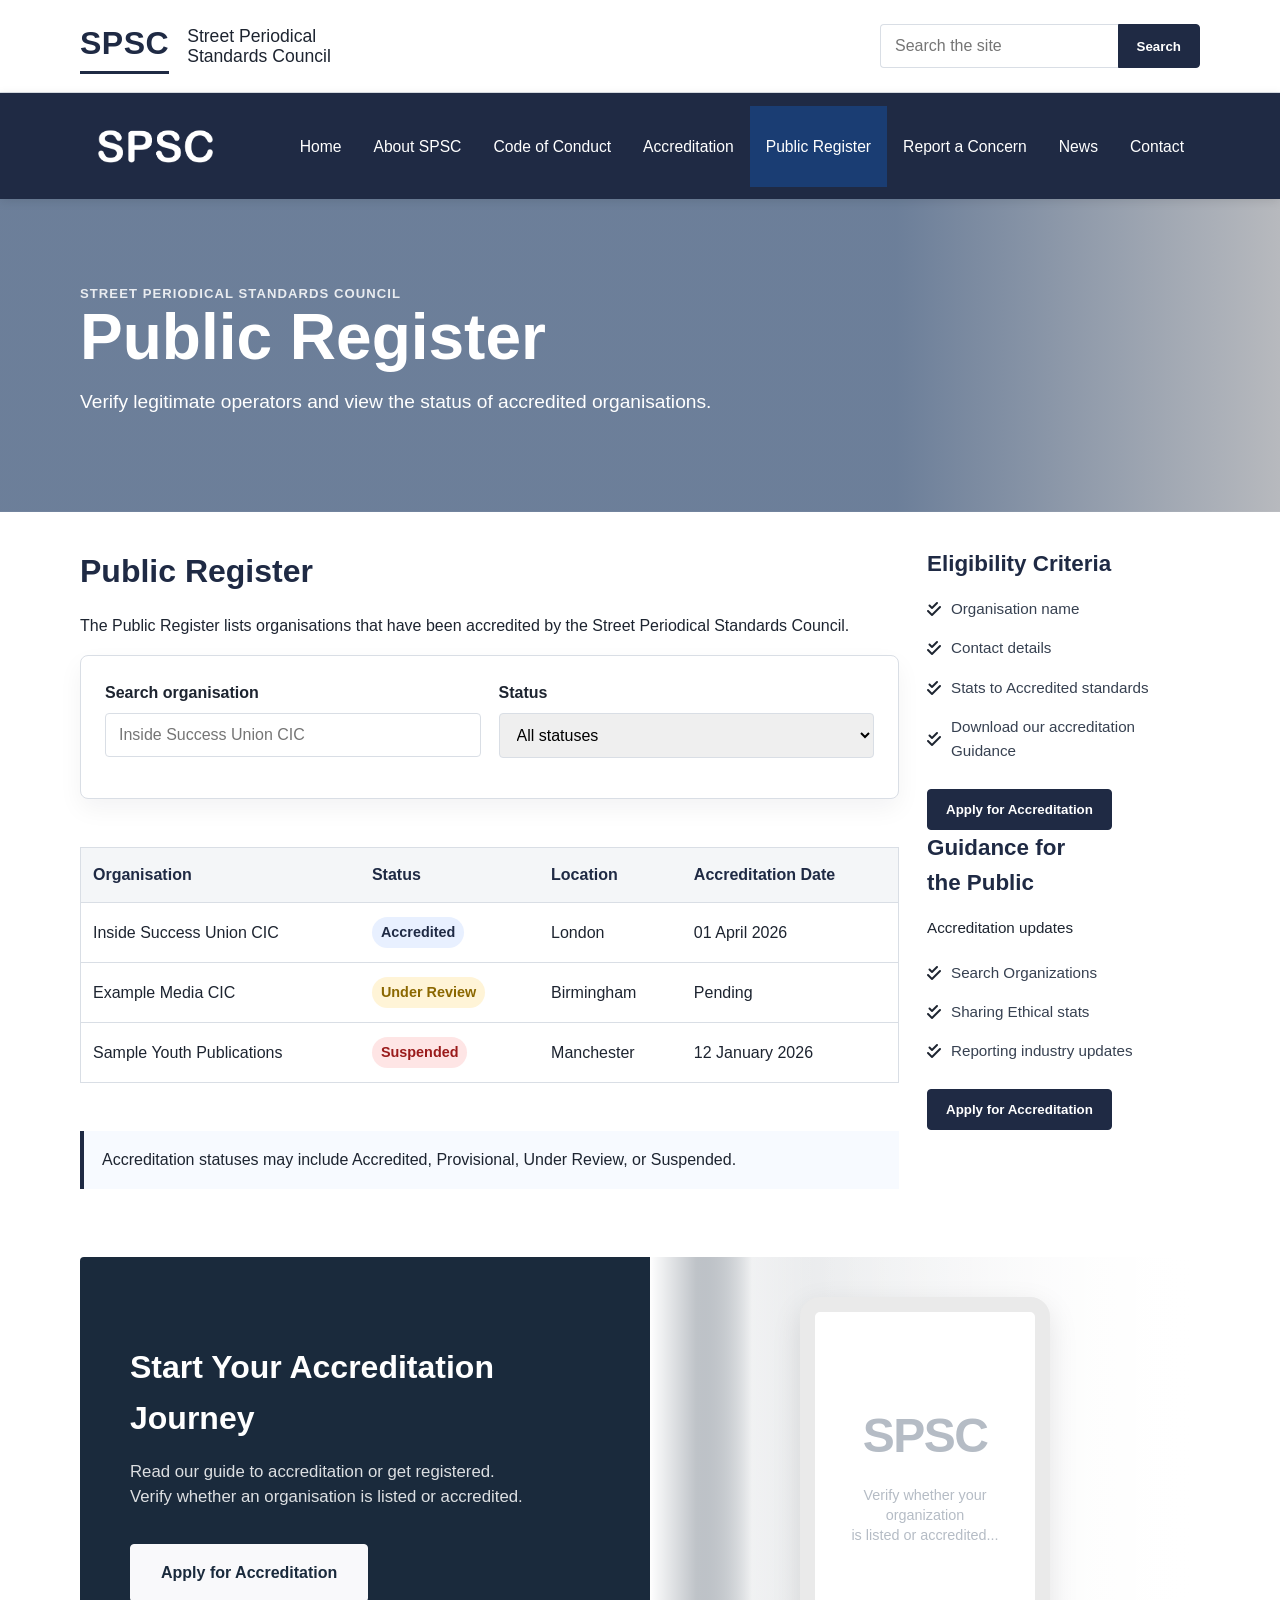
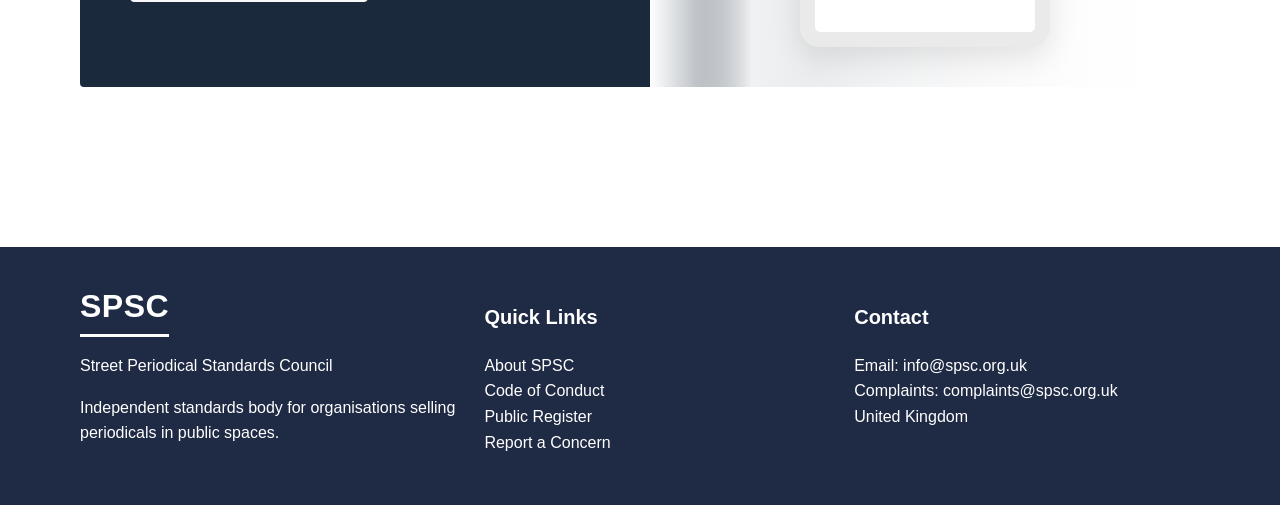
<file: public-register.html>
<!doctype html>
<html lang="en">
<head>
  <meta charset="utf-8">
  <meta name="viewport" content="width=device-width, initial-scale=1">
  <meta name="description" content="The Street Periodical Standards Council (SPSC) is the independent regulatory body overseeing organisations that sell magazines and other periodicals in public spaces. Our role is to bring the sector under one professional framework, regulate practices, investigate complaints, and ensure accredited organisations uphold the SPSC Code of Conduct.">
  <title>Street Periodical Standards Council (SPSC) | Public Register</title>
  <link rel="stylesheet" href="styles.css">
  <link rel="stylesheet" href="https://cdnjs.cloudflare.com/ajax/libs/font-awesome/6.0.0/css/all.min.css">
    <link href="https://fonts.googleapis.com/css2?family=Plus+Jakarta+Sans:wght@400;500;600;700&display=swap" rel="stylesheet">
    <link rel="shortcut icon" href="images/SPSC_favicon.png" type="image/x-icon">
</head>
<body>
<header class="topbar">
  <div class="container topbar-inner">
    <div class="brand">
      <div class="brand-mark">SPSC</div>
      <div class="brand-text">Street Periodical<br>Standards Council</div>
    </div>
    <form class="search-form">
      <input type="search" placeholder="Search the site">
      <button type="submit">Search</button>
    </form>
  </div>
</header>

<nav class="nav">
  <div class="container">
    <a href="index.html" class="logo">
      <img src="images/logo-white.png" alt="SPSC Logo">
    </a>

    <ul>
      <li><a href="index.html">Home</a></li>
      <li><a href="about.html">About SPSC</a></li>
      <li><a href="code-of-conduct.html">Code of Conduct</a></li>
      <li><a href="accreditation.html">Accreditation</a></li>
      <li><a href="public-register.html" class="active">Public Register</a></li>
      <li><a href="report-a-concern.html">Report a Concern</a></li>
      <li><a href="news.html">News</a></li>
      <li><a href="contact.html">Contact</a></li>
    </ul>
  </div>
</nav>

<section class="hero register">
  <div class="container">
    <div class="kicker">Street Periodical Standards Council</div>
    <h1>Public Register</h1>
    <p>Verify legitimate operators and view the status of accredited organisations.</p>
  </div>
</section>
<main>
  <div class="container">
    <div class="spsc-main-wrapper">
    <div>
    <section class="section">
      <h2>Public Register</h2>
      <p>The Public Register lists organisations that have been accredited by the Street Periodical Standards Council.</p>
      <div class="card">
        <form class="form-grid">
          <div class="form-group"><label>Search organisation</label><input type="text" placeholder="Inside Success Union CIC"></div>
          <div class="form-group"><label>Status</label><select><option>All statuses</option><option>Accredited</option><option>Provisional</option><option>Under Review</option><option>Suspended</option></select></div>
        </form>
      </div>
    </section>

    <section class="section table-wrap">
      <table>
        <thead><tr><th>Organisation</th><th>Status</th><th>Location</th><th>Accreditation Date</th></tr></thead>
        <tbody>
          <tr><td>Inside Success Union CIC</td><td><span class="status">Accredited</span></td><td>London</td><td>01 April 2026</td></tr>
          <tr><td>Example Media CIC</td><td><span class="status review">Under Review</span></td><td>Birmingham</td><td>Pending</td></tr>
          <tr><td>Sample Youth Publications</td><td><span class="status suspended">Suspended</span></td><td>Manchester</td><td>12 January 2026</td></tr>
        </tbody>
      </table>
    </section>

    <section class="section notice">Accreditation statuses may include Accredited, Provisional, Under Review, or Suspended.</section>
    </div>

    <aside class="spsc-sidebar-column">
    
      <section class="spsc-white-card spsc-sidebar-box">
          <h2 class="spsc-sidebar-title-heading">Eligibility Criteria</h2>
          <ul class="spsc-icon-list-items">
              <li><i class="fa-solid fa-check-double"></i> <p>Organisation name</p></li>
              <li><i class="fa-solid fa-check-double"></i> <p>Contact details</p></li>
              <li><i class="fa-solid fa-check-double"></i> <p>Stats to Accredited standards</p></li>
              <li><i class="fa-solid fa-check-double"></i> <p>Download our accreditation Guidance</p></li>
          </ul>
          <button class="btn btn-primary btn-full-width">Apply for Accreditation</button>
      </section>
      
      <section class="spsc-white-card spsc-sidebar-box">
          <h2 class="spsc-sidebar-title-heading">Guidance for <br> the Public</h2>
          <p class="spsc-sidebar-subtitle-text">Accreditation updates</p>
          <ul class="spsc-icon-list-items">
              <li><i class="fa-solid fa-check-double"></i> <p>Search Organizations</p></li>
              <li><i class="fa-solid fa-check-double"></i> <p>Sharing Ethical stats</p></li>
              <li><i class="fa-solid fa-check-double"></i> <p>Reporting industry updates</p></li>
          </ul>
          <button class="btn btn-primary btn-full-width">Apply for Accreditation</button>
      </section>
          
    </aside>
      
    </div>

    <div class="container-inner spsc-accreditation-cta">
      <div class="banner-content">
        <h2 class="banner-title">Start Your Accreditation Journey</h2>
        <p class="banner-description">
          Read our guide to accreditation or get registered. <br>
          Verify whether an organisation is listed or accredited.
        </p>
        <a href="accreditation.html" class="btn-accredit">Apply for Accreditation</a>
      </div>

      <div class="banner-mockup">
        <div class="tablet-mockup">
          <div class="mockup-content">
            <h1 class="mockup-logo">SPSC</h1>
            <p class="mockup-text-placeholder">
              Verify whether your organization <br> is listed or accredited...
            </p>
          </div>
        </div>
      </div>
    </div>
  </div>
</main>
<footer class="footer">
  <div class="container footer-grid">
    <div>
      <div class="brand-mark" style="color:white;border-color:white;display:inline-block">SPSC</div>
      <p>Street Periodical Standards Council</p>
      <p>Independent standards body for organisations selling periodicals in public spaces.</p>
    </div>
    <div>
      <h3>Quick Links</h3>
      <p><a href="about.html">About SPSC</a><br>
      <a href="code-of-conduct.html">Code of Conduct</a><br>
      <a href="public-register.html">Public Register</a><br>
      <a href="report-a-concern.html">Report a Concern</a></p>
    </div>
    <div>
      <h3>Contact</h3>
      <p>Email: info@spsc.org.uk<br>
      Complaints: complaints@spsc.org.uk<br>
      United Kingdom</p>
    </div>
  </div>
</footer>

<button id="backToTop" class="back-to-top" aria-label="Back to top">
  <svg width="24" height="24" viewBox="0 0 24 24" fill="none" stroke="currentColor" stroke-width="2.5" stroke-linecap="round" stroke-linejoin="round">
    <polyline points="18 15 12 9 6 15"></polyline>
  </svg>
</button>
<script src="script.js"></script>
</body>
</html>
</file>
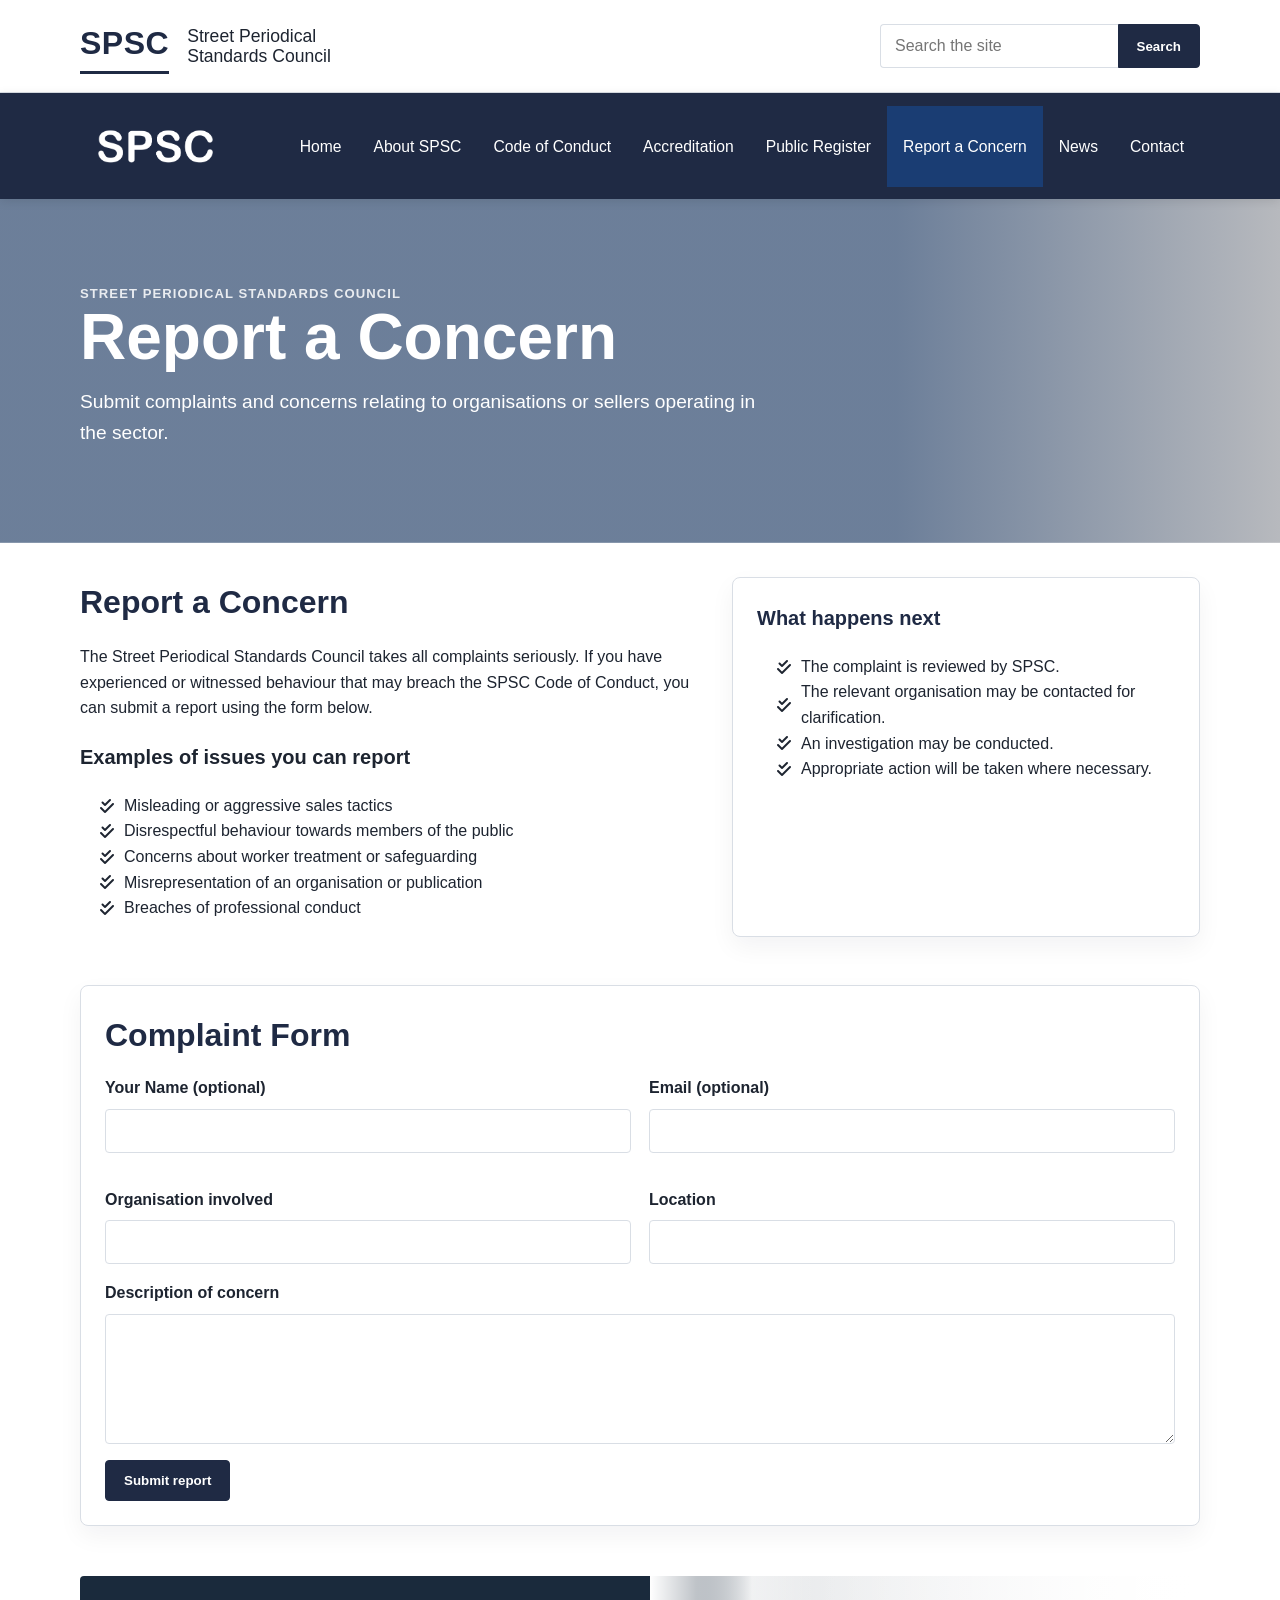
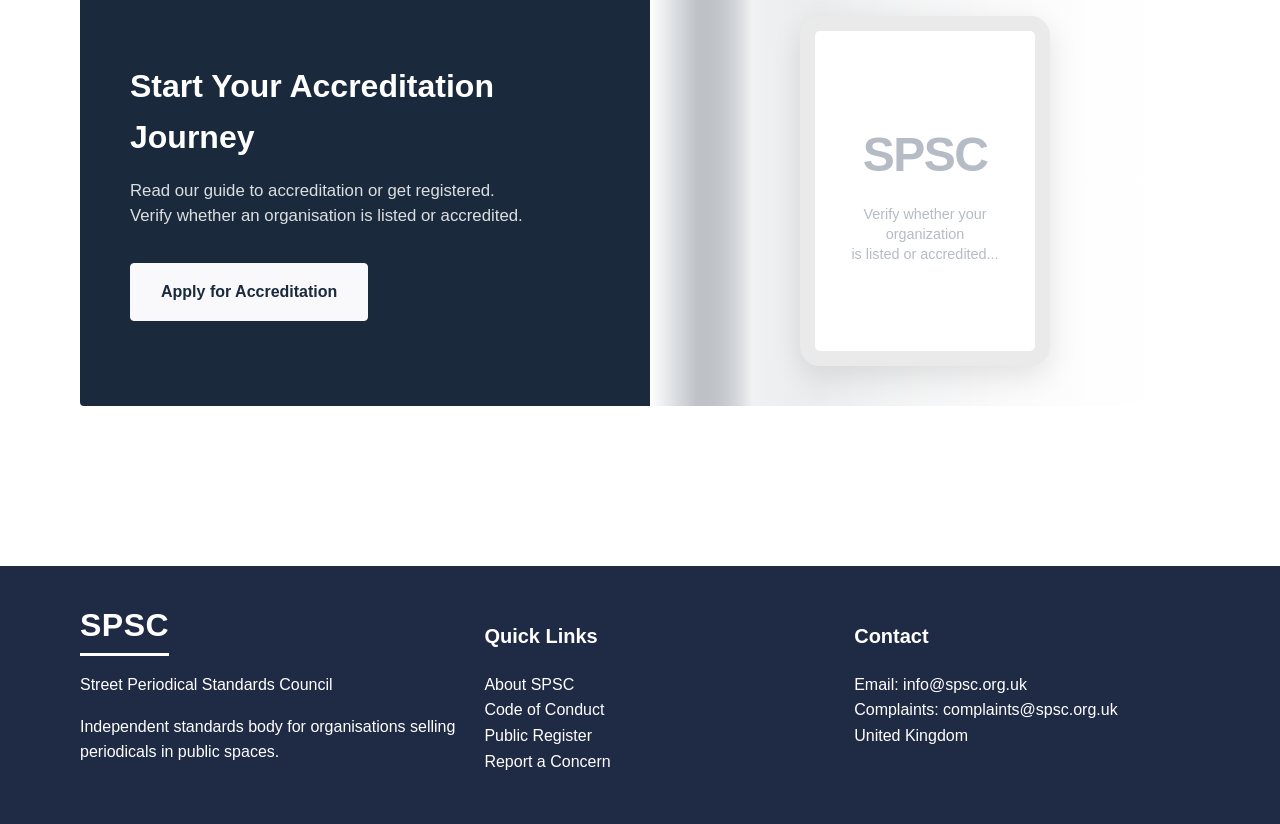
<file: report-a-concern.html>
<!doctype html>
<html lang="en">
<head>
  <meta charset="utf-8">
  <meta name="viewport" content="width=device-width, initial-scale=1">
  <meta name="description" content="The Street Periodical Standards Council (SPSC) is the independent regulatory body overseeing organisations that sell magazines and other periodicals in public spaces. Our role is to bring the sector under one professional framework, regulate practices, investigate complaints, and ensure accredited organisations uphold the SPSC Code of Conduct.">
  <title>Street Periodical Standards Council (SPSC) | Report a Concern</title>
  <link rel="stylesheet" href="styles.css">
  <link rel="stylesheet" href="https://cdnjs.cloudflare.com/ajax/libs/font-awesome/6.0.0/css/all.min.css">
    <link href="https://fonts.googleapis.com/css2?family=Plus+Jakarta+Sans:wght@400;500;600;700&display=swap" rel="stylesheet">
    <link rel="shortcut icon" href="images/SPSC_favicon.png" type="image/x-icon">
</head>

<body>
<header class="topbar">
  <div class="container topbar-inner">
    <div class="brand">
      <div class="brand-mark">SPSC</div>
      <div class="brand-text">Street Periodical<br>Standards Council</div>
    </div>
    <form class="search-form">
      <input type="search" placeholder="Search the site">
      <button type="submit">Search</button>
    </form>
  </div>
</header>

<nav class="nav">
  <div class="container">
    <a href="index.html" class="logo">
      <img src="images/logo-white.png" alt="SPSC Logo">
    </a>

    <ul>
      <li><a href="index.html">Home</a></li>
      <li><a href="about.html">About SPSC</a></li>
      <li><a href="code-of-conduct.html">Code of Conduct</a></li>
      <li><a href="accreditation.html">Accreditation</a></li>
      <li><a href="public-register.html">Public Register</a></li>
      <li><a href="report-a-concern.html" class="active">Report a Concern</a></li>
      <li><a href="news.html">News</a></li>
      <li><a href="contact.html">Contact</a></li>
    </ul>
  </div>
</nav>

<section class="hero report-concern">
  <div class="container">
    <div class="kicker">Street Periodical Standards Council</div>
    <h1>Report a Concern</h1>
    <p>Submit complaints and concerns relating to organisations or sellers operating in the sector.</p>
  </div>
</section>
<main>
  <div class="container">
    
<section class="section grid-2">
  <div>
    <h2>Report a Concern</h2>
    <p>The Street Periodical Standards Council takes all complaints seriously. If you have experienced or witnessed behaviour that may breach the SPSC Code of Conduct, you can submit a report using the form below.</p>
    <h3>Examples of issues you can report</h3>
    <ul class="clean">
      <div class="clean-item">
        <i class="fa-solid fa-check-double"></i>
        <li>Misleading or aggressive sales tactics</li>
      </div>
      <div class="clean-item">
        <i class="fa-solid fa-check-double"></i>
        <li>Disrespectful behaviour towards members of the public</li>
      </div>
      <div class="clean-item">
        <i class="fa-solid fa-check-double"></i>
        <li>Concerns about worker treatment or safeguarding</li>
      </div>
      <div class="clean-item">
        <i class="fa-solid fa-check-double"></i>
        <li>Misrepresentation of an organisation or publication</li>
      </div>
      <div class="clean-item">
        <i class="fa-solid fa-check-double"></i>
        <li>Breaches of professional conduct</li>
      </div>
    </ul>
  </div>
  <div class="card">
    <h3>What happens next</h3>
    <ol class="clean">
      <div class="clean-item">
        <i class="fa-solid fa-check-double"></i>
        <li>The complaint is reviewed by SPSC.</li>
      </div>
      <div class="clean-item">
        <i class="fa-solid fa-check-double"></i>
        <li>The relevant organisation may be contacted for clarification.</li>
      </div>
      <div class="clean-item">
        <i class="fa-solid fa-check-double"></i>
        <li>An investigation may be conducted.</li>
      </div>
      <div class="clean-item">
        <i class="fa-solid fa-check-double"></i>
        <li>Appropriate action will be taken where necessary.</li>
      </div>
    </ol>
  </div>
</section>
<section class="section card">
  <h2>Complaint Form</h2>
  <form>
    <div class="form-grid">
      <div class="form-group"><label>Your Name (optional)</label><input type="text"></div>
      <div class="form-group"><label>Email (optional)</label><input type="email"></div>
      <div class="form-group"><label>Organisation involved</label><input type="text"></div>
      <div class="form-group"><label>Location</label><input type="text"></div>
    </div>
    <div class="form-group"><label>Description of concern</label><textarea></textarea></div>
    <button class="btn" type="submit">Submit report</button>
  </form>
</section>

<div class="container-inner spsc-accreditation-cta">
      <div class="banner-content">
        <h2 class="banner-title">Start Your Accreditation Journey</h2>
        <p class="banner-description">
          Read our guide to accreditation or get registered. <br>
          Verify whether an organisation is listed or accredited.
        </p>
        <a href="accreditation.html" class="btn-accredit">Apply for Accreditation</a>
      </div>

      <div class="banner-mockup">
        <div class="tablet-mockup">
          <div class="mockup-content">
            <h1 class="mockup-logo">SPSC</h1>
            <p class="mockup-text-placeholder">
              Verify whether your organization <br> is listed or accredited...
            </p>
          </div>
        </div>
      </div>
    </div>
  </div>
</main>
<footer class="footer">
  <div class="container footer-grid">
    <div>
      <div class="brand-mark" style="color:white;border-color:white;display:inline-block">SPSC</div>
      <p>Street Periodical Standards Council</p>
      <p>Independent standards body for organisations selling periodicals in public spaces.</p>
    </div>
    <div>
      <h3>Quick Links</h3>
      <p><a href="about.html">About SPSC</a><br>
      <a href="code-of-conduct.html">Code of Conduct</a><br>
      <a href="public-register.html">Public Register</a><br>
      <a href="report-a-concern.html">Report a Concern</a></p>
    </div>
    <div>
      <h3>Contact</h3>
      <p>Email: info@spsc.org.uk<br>
      Complaints: complaints@spsc.org.uk<br>
      United Kingdom</p>
    </div>
  </div>
</footer>

<button id="backToTop" class="back-to-top" aria-label="Back to top">
  <svg width="24" height="24" viewBox="0 0 24 24" fill="none" stroke="currentColor" stroke-width="2.5" stroke-linecap="round" stroke-linejoin="round">
    <polyline points="18 15 12 9 6 15"></polyline>
  </svg>
</button>
<script src="script.js"></script>
</body>
</html>
</file>
<file: styles.css>
:root {
  --navy: #1f2a44;
  --navy-2: #1a3d73;
  --text: #1d2430;
  --muted: #5b6573;
  --light: #f4f6f8;
  --border: #d9dee5;
  --white: #ffffff;
}
* { box-sizing: border-box; }
body {
  margin: 0;
  font-family: Arial, Helvetica, sans-serif;
  color: var(--text);
  background: #fff;
  line-height: 1.6;
}
a { color: var(--navy); text-decoration: none; }
a:hover { text-decoration: underline; }
.container { width: min(1120px, 92%); margin: 0 auto; }

li {list-style: none;}
.topbar {
  background: var(--white);
  border-bottom: 1px solid var(--border);
}
.topbar-inner {
  display: flex; align-items: center; justify-content: space-between;
  gap: 20px; padding: 18px 0;
}
.brand {
  display: flex; align-items: center; gap: 18px;
}
.brand-mark {
  font-size: 2rem; font-weight: 800; letter-spacing: .5px; color: var(--navy);
  border-bottom: 3px solid var(--navy); padding-bottom: 2px;
}
.brand-text { font-size: 1.1rem; line-height: 1.15; color: var(--text); }
.search-form { display: flex; gap: 0; min-width: 320px; }
.search-form input {
  flex: 1; padding: 12px 14px; border: 1px solid var(--border); border-right: 0;
  font-size: 1rem; border-radius: 4px 0 0 4px;
}
.search-form button, .btn {
  background: var(--navy); color: #fff; border: 1px solid var(--navy);
  padding: 12px 18px; border-radius: 4px; cursor: pointer; font-weight: 700;
}
.search-form button { border-radius: 0 4px 4px 0; }
.btn.secondary { background: #fff; color: var(--navy); }
.btn.ghost { background: transparent; color: var(--navy); border-color: var(--navy); }
.btn.ghost2 { background: var(--navy); color: #fff; border: 1px solid var(--navy);
  padding: 12px 18px; border-radius: 4px; cursor: pointer; font-weight: 700; }
/* Modified Nav Container */
.nav {
  background: var(--navy);
  width: 100%;
  /* Sticky to the top functionality */
  position: sticky;
  top: 0;
  z-index: 1000;
  box-shadow: 0 2px 10px rgba(0, 0, 0, 0.1);
}

.nav .container {
  display: flex;
  align-items: center;
  justify-content: space-between;
  margin: 0 auto;
}

/* Logo specific styling */
.nav .logo img {
  display: block;
  max-height: 50px; /* Adjust to fit your PNG height */
  width: auto;
}

/* Updated List Styling */
.nav ul {
  list-style: none;
  margin: 0;
  padding: 0;
  display: flex;
  flex-wrap: wrap;
  justify-content: flex-end; /* Ensures items stay right on wrap */
  gap: 0;
}

.nav a {
  display: block;
  color: #fff;
  padding: 28px 16px;
  font-size: .98rem;
  transition: background 0.3s ease;
  text-decoration: none;
}

.nav a.active, 
.nav a:hover { 
  background: var(--navy-2); 
  text-decoration: none; 
}

/* Mobile Responsiveness */
@media (max-width: 992px) {
  .nav .container {
    flex-direction: column;
    padding: 10px;
  }
  
  .nav ul {
    justify-content: center;
    width: 100%;
  }
  
  .nav a {
    padding: 12px 10px;
  }
}

.hero.home {
  position: relative;
  min-height: 80vh;
  display: flex;
  align-items: center;
  padding: 80px 0;
  color: #ffffff;
  /* Specific gradient to match the image: Darker on the left and bottom */
  background-image: 
    linear-gradient(to right, rgba(255, 255, 255, 0.662) 50%, rgba(17, 24, 39, 0.3) 100%), 
    url('https://images.unsplash.com/photo-1693492153993-be333e685f08?q=80&w=1170&auto=format&fit=crop&ixlib=rb-4.1.0&ixid=M3wxMjA3fDB8MHxwaG90by1wYWdlfHx8fGVufDB8fHx8fA%3D%3D');
  background-size: cover;
  background-position: center;
}


.hero-content {
  max-width: 700px; /* Aligns text to the left side as seen in the image */
}

.hero-title {
  font-size: 3.5rem;
  font-weight: 800;
  line-height: 1.1;
  color: #1f2a44; /* The dark navy color for the main heading */
  margin-bottom: 25px;
}

.hero-subtitle {
  font-size: 2.2rem;
  font-weight: 600;
  color: #ffffff;
  margin-bottom: 30px;
  line-height: 1.2;
}

.hero-description {
  font-size: 1.25rem;
  line-height: 1.6;
  color: rgba(255, 255, 255, 0.9);
  margin-bottom: 40px;
}

/* Button Styling */
.hero-buttons {
  display: flex;
  gap: 20px;
}


/* Responsive adjustments */
@media (max-width: 768px) {
  .hero-title { font-size: 2.5rem; }
  .hero-subtitle { font-size: 1.8rem; }
  .hero-buttons { flex-direction: column; }
}

.hero {
    background-image: 
    linear-gradient(to right, rgba(18,48,91,.62) 70%, rgba(17, 24, 39, 0.3) 100%), 
    url('https://images.unsplash.com/photo-1693492153993-be333e685f08?q=80&w=1170&auto=format&fit=crop&ixlib=rb-4.1.0&ixid=M3wxMjA3fDB8MHxwaG90by1wYWdlfHx8fGVufDB8fHx8fA%3D%3D');
  background-size: cover;
  background-position: center;
  color: #fff; padding: 84px 0 70px;
}

.hero.about {
    background-image: 
    linear-gradient(to right, rgba(18,48,91,.62) 70%, rgba(17, 24, 39, 0.3) 100%), 
    url('https://images.unsplash.com/photo-1696834137457-5cfccd2f11cb?q=80&w=1170&auto=format&fit=crop&ixlib=rb-4.1.0&ixid=M3wxMjA3fDB8MHxwaG90by1wYWdlfHx8fGVufDB8fHx8fA%3D%3D');
  background-size: cover;
  background-position: center;
  color: #fff; padding: 84px 0 70px;
}

.hero.conduct {
    background-image: 
    linear-gradient(to right, rgba(18,48,91,.62) 70%, rgba(17, 24, 39, 0.3) 100%), 
    url('https://plus.unsplash.com/premium_photo-1661308306349-97bba668306a?q=80&w=1170&auto=format&fit=crop&ixlib=rb-4.1.0&ixid=M3wxMjA3fDB8MHxwaG90by1wYWdlfHx8fGVufDB8fHx8fA%3D%3D');
  background-size: cover;
  background-position: center;
  color: #fff; padding: 84px 0 70px;
}

.hero.accredit {
    background-image: 
    linear-gradient(to right, rgba(18,48,91,.62) 70%, rgba(17, 24, 39, 0.3) 100%), 
    url('https://plus.unsplash.com/premium_photo-1664475691319-488c3131ea17?q=80&w=1170&auto=format&fit=crop&ixlib=rb-4.1.0&ixid=M3wxMjA3fDB8MHxwaG90by1wYWdlfHx8fGVufDB8fHx8fA%3D%3D');
  background-size: cover;
  background-position: center;
  color: #fff; padding: 84px 0 70px;
}

.hero.register {
    background-image: 
    linear-gradient(to right, rgba(18,48,91,.62) 70%, rgba(17, 24, 39, 0.3) 100%), 
    url('https://plus.unsplash.com/premium_photo-1661410866488-f9c16c7c46aa?q=80&w=1170&auto=format&fit=crop&ixlib=rb-4.1.0&ixid=M3wxMjA3fDB8MHxwaG90by1wYWdlfHx8fGVufDB8fHx8fA%3D%3D');
  background-size: cover;
  background-position: center;
  color: #fff; padding: 84px 0 70px;
}

.hero.report-concern {
    background-image: 
    linear-gradient(to right, rgba(18,48,91,.62) 70%, rgba(17, 24, 39, 0.3) 100%), 
    url('https://images.unsplash.com/photo-1516321318423-f06f85e504b3?q=80&w=1170&auto=format&fit=crop&ixlib=rb-4.1.0&ixid=M3wxMjA3fDB8MHxwaG90by1wYWdlfHx8fGVufDB8fHx8fA%3D%3D');
  background-size: cover;
  background-position: center;
  color: #fff; padding: 84px 0 70px;
}

.hero.news {
    background-image: 
    linear-gradient(to right, rgba(18,48,91,.62) 70%, rgba(17, 24, 39, 0.3) 100%), 
    url('https://images.unsplash.com/photo-1546422904-90eab23c3d7e?q=80&w=1172&auto=format&fit=crop&ixlib=rb-4.1.0&ixid=M3wxMjA3fDB8MHxwaG90by1wYWdlfHx8fGVufDB8fHx8fA%3D%3D');
  background-size: cover;
  background-position: center;
  color: #fff; padding: 84px 0 70px;
}

.hero.contact {
    background-image: 
    linear-gradient(to right, rgba(18,48,91,.62) 70%, rgba(17, 24, 39, 0.3) 100%), 
    url('https://images.unsplash.com/photo-1587560699334-bea93391dcef?q=80&w=1170&auto=format&fit=crop&ixlib=rb-4.1.0&ixid=M3wxMjA3fDB8MHxwaG90by1wYWdlfHx8fGVufDB8fHx8fA%3D%3D');
  background-size: cover;
  background-position: center;
  color: #fff; padding: 84px 0 70px;
}

.hero h1 { font-size: clamp(2.2rem, 5vw, 4rem); line-height: 1.05; margin: 0 0 16px; max-width: 720px; }
.hero p { max-width: 700px; font-size: 1.2rem; margin: 0 0 24px; }
.hero-actions { display: flex; gap: 14px; flex-wrap: wrap; }
main { padding: 34px 0 70px; }
.section { margin: 0 0 48px; }
.grid-2 { display: grid; grid-template-columns: 1.2fr .9fr; gap: 28px; }
.grid-3 { display: grid; grid-template-columns: repeat(3, 1fr); gap: 22px; }
.grid-4 { display: grid; grid-template-columns: 1fr 3fr; gap: 28px; }

.card {
  background: #fff; border: 1px solid var(--border); border-radius: 8px;
  padding: 24px; box-shadow: 0 10px 24px rgba(9,25,49,.05);
}

.card2 {
  background: #fff; border: 1px solid var(--border); border-radius: 8px;
  padding: 24px; box-shadow: 0 10px 24px rgba(9,25,49,.05);
}

.card3 {
  background: #fff; border: 1px solid var(--border); border-radius: 8px;
  padding: 24px; 
}

.card2:hover {
  background: var(--navy); border: 1px solid var(--border); border-radius: 8px;
  padding: 24px; box-shadow: 0 10px 24px rgba(9,25,49,.05);
  transition: background 0.5s ease, color 0.3s ease;
}

.card2:hover h3, .card2:hover p, .card2:hover .card-header i {
  color: #fff;
}

.card3:hover {
  box-shadow: 10px 10px 24px rgba(9,25,49,.05);
  transform: scale(1.02);
  transition: background 0.5s ease, color 0.3s ease, transform 0.3s ease;
}

.card-header i{
  font-size: 3rem; color: var(--navy); margin: 0 0 14px;
}
.card h3 { margin-top: 0; color: var(--navy); }
h2 { color: var(--navy); font-size: 2rem; margin: 0 0 14px; }
h3 { font-size: 1.25rem; }
.lead { color: var(--muted); font-size: 1.08rem; }
ul.clean, ol.clean { padding-left: 20px; }
ul.clean .clean-item, ol.clean .clean-item { display: flex; align-items: center; gap: 10px; }
.status {
  display: inline-block; padding: 4px 9px; border-radius: 999px; font-size: .9rem; font-weight: 700;
  background: #e8f0ff; color: var(--navy);
}

.status.review { background: #fff4d7; color: #8b6700; }
.status.suspended { background: #fee5e5; color: #9a1b1b; }
.table-wrap { overflow-x: auto; }
table {
  width: 100%; border-collapse: collapse; background: #fff; border: 1px solid var(--border);
}

th, td { padding: 14px 12px; border-bottom: 1px solid var(--border); text-align: left; }
th { background: var(--light); color: var(--navy); }
.notice {
  border-left: 4px solid var(--navy); background: #f7faff; padding: 16px 18px; margin: 18px 0;
}

.form-grid { display: grid; grid-template-columns: 1fr 1fr; gap: 18px; }
.form-group { display: flex; flex-direction: column; gap: 8px; margin-bottom: 16px; }
label { font-weight: 700; }
input, textarea, select {
  width: 100%; padding: 12px 13px; border: 1px solid var(--border); border-radius: 4px; font-size: 1rem;
}

textarea { min-height: 130px; resize: vertical; }
.footer {
  background: var(--navy); color: #fff; padding: 34px 0; margin-top: 40px;
}

.footer-grid { display: grid; grid-template-columns: 1.1fr 1fr 1fr; gap: 24px; }
.footer a { color: #fff; }
.kicker { text-transform: uppercase; letter-spacing: .08em; font-size: .82rem; color: var(--muted); font-weight: 700; }
.hero .kicker { color: rgba(255,255,255,.85); }
@media (max-width: 900px) {
  .grid-2, .grid-3, .footer-grid, .form-grid { grid-template-columns: 1fr; }
  .topbar-inner { flex-direction: column; align-items: flex-start; }
  .search-form { min-width: 0; width: 100%; }
}

/* Container Box */
.spsc-register-card {
    background: #FFFFFF;
    padding: 30px;
    max-width: 450px;
    border-radius: 4px;
    box-shadow: 0 4px 15px rgba(0,0,0,0.05);
}

/* Search Input Styling */
.register-search-wrap {
    display: flex;
    margin-bottom: 25px;
    border: 1px solid #e0e0e0;
    border-radius: 6px;
    overflow: hidden;
}

.search-input-container {
    display: flex;
    align-items: center;
    padding-left: 15px;
    flex-grow: 1;
}

.search-input-container input {
    border: none;
    padding: 12px;
    width: 100%;
    outline: none;
}

.search-button {
    background: #e6e6e6;
    border: none;
    padding: 0 25px;
    color: #333;
    font-weight: 600;
    cursor: pointer;
}

/* Organization Result Card */
.organization-result {
    border: 1px solid #e0e0e0;
    border-radius: 8px;
    overflow: hidden;
}

.org-header {
    background: #f4f5f7; /* Light grey header */
    padding: 10px;
    display: flex;
    justify-content: space-between;
    align-items: center;
    border-bottom: 1px solid #e0e0e0;
}

.org-header h4 {
    font-weight: 800;
    font-style: italic;
    margin: 0 0 5px 0;
    font-size: 1.1rem;
}

.badge-accredited {
    background: #e1f0f4;
    color: #4b8ba0;
    padding: 2px 8px;
    border-radius: 4px;
    font-size: 0.85rem;
}

.org-location {
    padding: 15px 20px;
    display: flex;
    justify-content: space-between;
    align-items: center;
    color: #666;
}

.org-location strong {
    color: #333;
}

.fa-chevron-right {
    color: #999;
    font-size: 0.8rem;
}

/* Container Box */
.spsc-process-container {
    display: grid;
    grid-template-columns: repeat(3, 1fr);
    gap: 30px;
    margin: 20px auto 50px; 
    border-radius: 4px;
}

@media (max-width: 900px){
    .spsc-process-container {
        grid-template-columns: 1fr;
    }
}


.process-step {
    flex: 1;
    position: relative;
    padding: 30px 20px 30px 30px; 
    background-color: #f5f5f5;
    box-shadow: 10px 4px 15px rgba(0,0,0,0.03); 
}

/* Handle Content Alignments */
.step-content {
    position: relative;
    z-index: 2;
}

.process-step.no-chevron {
    border-right: none;
    padding-right: 30px;
}

.step-number {
    font-size: 2.5rem;
    font-weight: 800;
    color: #1a2a3c;
    margin: 0 0 5px 0;
    display: flex;
    align-items: center;
}

.step-title {
    font-size: 1rem;
    font-weight: 600;
    color: #374151; /* Dark charcoal */
    margin-left: 15px;
    letter-spacing: -0.5px;
}

.step-description {
    font-size: 0.95rem;
    color: #4b5563; /* Medium grey */
    margin: 0;
}

/* CTA Container Box */
.container-inner {
    display: flex;
    width: 100%;
    margin: 50px auto;
    border-radius: 4px;
    overflow: hidden; 
    background: 
      linear-gradient(to right, #1a2a3c 0%, #1a2a3c 55%, rgba(26, 42, 60, 0.1) 60%, rgba(26, 42, 60, 0) 100%), 
      url('https://images.unsplash.com/photo-1693492153993-be333e685f08?q=80&w=1170');
    background-size: cover;
    background-position: left;
}

/* LEFT COLUMN Styling */
.banner-content {
    flex: 1;
    padding: 60px 50px;
    display: flex;
    flex-direction: column;
    justify-content: center;
    align-items: flex-start;
}

.banner-title {
    font-size: 2rem;
    font-weight: 800;
    color: #ffffff;
    margin: 0 0 15px 0;
}

.banner-description {
    font-size: 1.05rem;
    color: rgba(255, 255, 255, 0.85);
    line-height: 1.5;
    margin: 0 0 35px 0;
}

/* BUTTON: Specific off-white/light blue color in banner.JPG */
.btn-accredit {
    background-color: #f9f9fb;
    color: #1a2a3c;
    padding: 15px 30px;
    border-radius: 4px;
    text-decoration: none;
    font-weight: 700;
    border: 1px solid #f9f9fb;
}

.btn-accredit:hover {
    background-color: #ffffff;
    border-color: #ffffff;
}

/* RIGHT COLUMN Styling */
.banner-mockup {
    flex: 1;
    display: flex;
    justify-content: center;
    align-items: center;
    padding: 40px;
    background: linear-gradient(to left, #FFFFFF, rgba(255, 255, 255, 0) 70%, rgba(255, 255, 255, 1));
}

/* TABLET MOCKUP styling with shadow blend */
.tablet-mockup {
    background: #FFFFFF;
    border: 15px solid #eaeaea; /* Light grey tablet bezel */
    border-radius: 20px;
    width: 250px;
    height: 350px;
    padding: 20px;
    box-shadow: 0 10px 30px rgba(0, 0, 0, 0.1); /* Soft shadow on right blend */
    display: flex;
    justify-content: center;
    align-items: center;
}

/* MOCKUP CONTENT settings */
.mockup-content {
    text-align: center;
    color: #b5bcc5; /* Specific light grey color in banner.JPG */
}

.mockup-logo {
    font-size: 3rem;
    font-weight: 800;
    margin: 0 0 10px 0;
    letter-spacing: -1.5px;
    color: #b5bcc5;
}

.mockup-text-placeholder {
    font-size: 0.9rem;
    line-height: 1.4;
    color: #b5bcc5;
    margin: 0;
}

.spsc-main-wrapper {
    display: grid; grid-template-columns: 3fr 1fr; gap: 28px; 
    flex-wrap: wrap; /* Important for mobile wrap */
}

.spsc-sidebar-column {
    flex: 1; /* Sidebar is half as wide as content */
    min-width: 250px;
}

/* Tablet view adjustments */
@media (max-width: 1024px) {
    .spsc-main-wrapper {
        gap: 20px;
    }
}

/* Mobile view (Stacking columns) */
@media (max-width: 768px) {
    .spsc-main-wrapper {
        flex-direction: column;
    }
}

/* --- SIDEBAR SECTIONS --- */
.spsc-sidebar-title-heading {
    font-size: 1.4rem;
    margin-bottom: 15px;
}

.spsc-sidebar-subtitle-text {
    font-size: 0.95rem;
    margin-bottom: 20px;
}

.spsc-icon-list-items {
    list-style: none;
    padding: 0;
    margin: 0 0 25px 0;
}

.spsc-icon-list-items li {
    display: flex;
    align-items: center;
    gap: 10px;
    margin-bottom: 15px;
}

.spsc-icon-list-items li p {
    margin: 0;
    font-size: 0.95rem;
    color: #374151;
}


/* BACK TO TOP */
.back-to-top {
  /* Positioning */
  position: fixed;
  bottom: 30px;
  right: 30px;
  z-index: 1000;
  
  /* Sizing & Shape */
  width: 50px;
  height: 50px;
  border-radius: 8px; /* Matches the button radius in the SPSC designs */
  
  /* Colors & Border */
  background-color: var(--navy-2);
  color: var(--white);
  border: 1px solid var(--navy);
  
  /* Center the Icon */
  display: flex;
  align-items: center;
  justify-content: center;
  
  /* Interaction */
  cursor: pointer;
  transition: all 0.3s ease;
  box-shadow: 0 4px 12px rgba(31, 42, 68, 0.2);
  
  /* Initial State (Hidden) */
  opacity: 0;
  visibility: hidden;
  transform: translateY(10px);
}

.back-to-top.show {
  opacity: 1;
  visibility: visible;
  transform: translateY(0);
}

.back-to-top:hover {
  background-color: var(--navy-2);
  border-color: var(--navy-2);
  transform: translateY(-3px);
  box-shadow: 0 6px 16px rgba(31, 42, 68, 0.3);
}

/* Ensure visibility on white background */
@media (max-width: 768px) {
  .back-to-top {
    bottom: 20px;
    right: 20px;
    width: 45px;
    height: 45px;
  }
}
</file>
